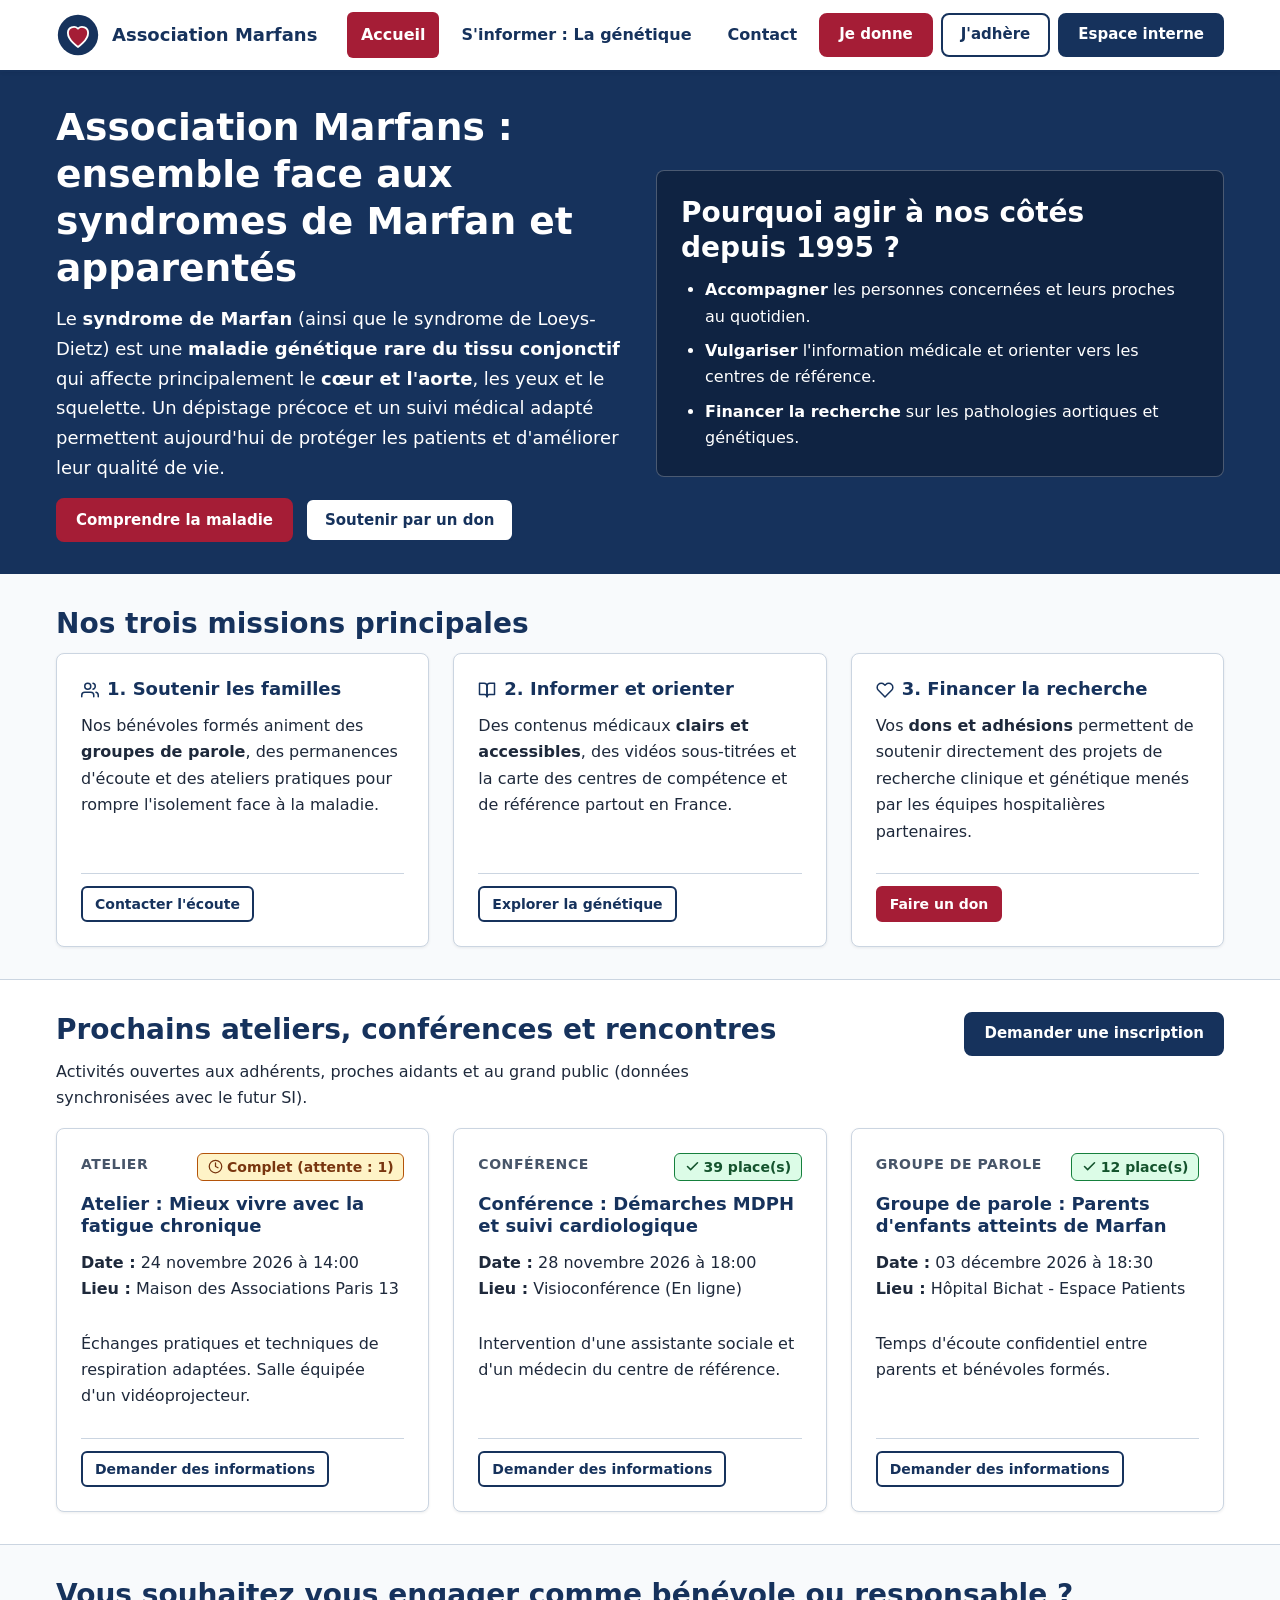
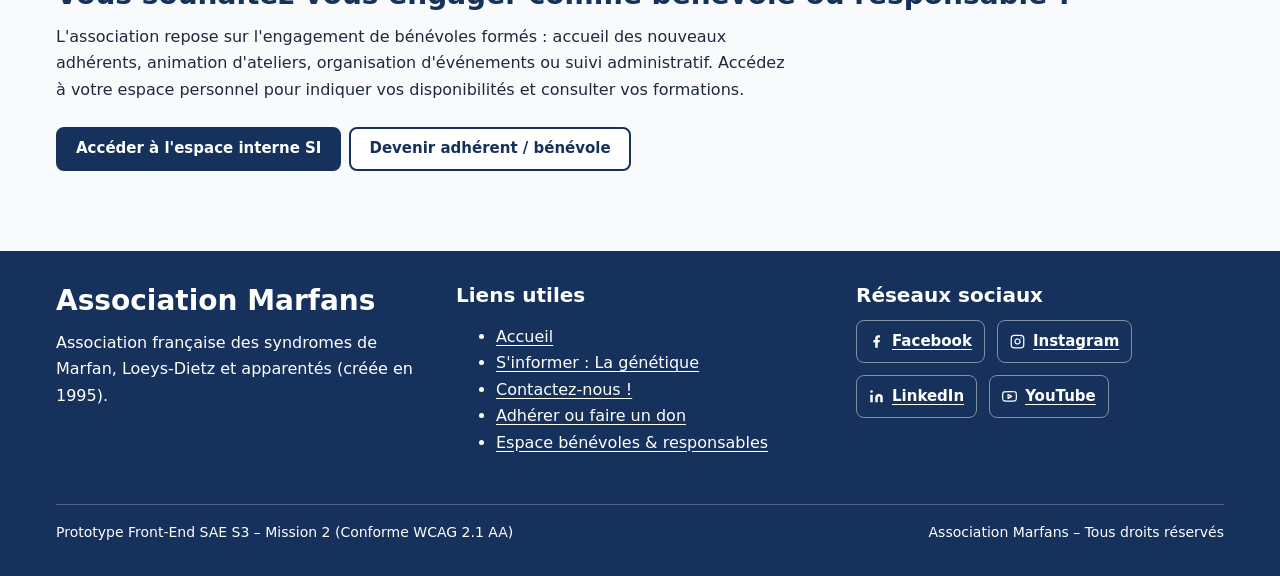
<file: index.html>
<!DOCTYPE html>
<html lang="fr">
<head>
  <meta charset="UTF-8">
  <meta name="viewport" content="width=device-width, initial-scale=1.0">
  <title>Accueil – Association Marfans | Soutenir, Informer, Financer la recherche</title>
  <meta name="description" content="Association française des syndromes de Marfan, Loeys-Dietz et apparentés. Comprendre la maladie, découvrir nos actions et rejoindre nos bénévoles.">
  <link rel="stylesheet" href="css/variables.css">
  <link rel="stylesheet" href="css/base.css">
  <link rel="stylesheet" href="css/components.css">
  <link rel="stylesheet" href="css/pages.css">
</head>
<body>
  <a href="#main-content" class="skip-link">Passer au contenu principal</a>

  <header class="site-header">
    <div class="container header-inner">
      <a href="index.html" class="brand-link">
        <svg class="brand-logo" viewBox="0 0 48 48" role="img" aria-label="Logo Association Marfans">
          <circle cx="24" cy="24" r="22" fill="#16325C" />
          <path d="M24 37s-11-7.2-11-15.2A6.5 6.5 0 0 1 24 17a6.5 6.5 0 0 1 11 4.8C35 29.8 24 37 24 37z" fill="#A51D36" stroke="#FFFFFF" stroke-width="2" />
        </svg>
        <span>Association Marfans</span>
      </a>

      <button type="button" id="nav-toggle" class="nav-toggle" aria-expanded="false" aria-controls="main-nav">
        <svg class="icon" viewBox="0 0 24 24" fill="none" stroke="currentColor" stroke-width="2.2" stroke-linecap="round" stroke-linejoin="round" aria-hidden="true">
          <line x1="3" y1="6" x2="21" y2="6"></line>
          <line x1="3" y1="12" x2="21" y2="12"></line>
          <line x1="3" y1="18" x2="21" y2="18"></line>
        </svg>
        Menu
      </button>

      <nav id="main-nav" class="main-nav" aria-label="Navigation principale">
        <ul class="nav-list">
          <li><a href="index.html" class="nav-link" aria-current="page">Accueil</a></li>
          <li><a href="la-genetique.html" class="nav-link">S'informer : La génétique</a></li>
          <li><a href="contact.html" class="nav-link">Contact</a></li>
        </ul>
        <div class="nav-actions">
          <a href="soutenir.html?onglet=don" class="btn btn-primary">Je donne</a>
          <a href="soutenir.html?onglet=adhesion" class="btn btn-outline">J'adhère</a>
          <a href="login.html" id="nav-si-link" class="btn btn-secondary">Espace interne</a>
        </div>
      </nav>
    </div>
  </header>

  <main id="main-content">
    <!-- Section Hero unie (sans dégradé) : explication immédiate de la maladie dès l'entrée -->
    <section class="hero" aria-labelledby="hero-title">
      <div class="container hero-grid">
        <div>
          <h1 id="hero-title">Association Marfans : ensemble face aux syndromes de Marfan et apparentés</h1>
          <p class="hero-lead">
            Le <strong>syndrome de Marfan</strong> (ainsi que le syndrome de Loeys-Dietz) est une
            <strong>maladie génétique rare du tissu conjonctif</strong> qui affecte principalement le
            <strong>cœur et l'aorte</strong>, les yeux et le squelette. Un dépistage précoce et un suivi médical
            adapté permettent aujourd'hui de protéger les patients et d'améliorer leur qualité de vie.
          </p>
          <div class="hero-actions">
            <a href="la-genetique.html" class="btn btn-primary">Comprendre la maladie</a>
            <a href="soutenir.html?onglet=don" class="btn btn-outline">Soutenir par un don</a>
          </div>
        </div>

        <aside class="hero-box" aria-labelledby="hero-box-title">
          <h2 id="hero-box-title">Pourquoi agir à nos côtés depuis 1995 ?</h2>
          <ul>
            <li><strong>Accompagner</strong> les personnes concernées et leurs proches au quotidien.</li>
            <li><strong>Vulgariser</strong> l'information médicale et orienter vers les centres de référence.</li>
            <li><strong>Financer la recherche</strong> sur les pathologies aortiques et génétiques.</li>
          </ul>
        </aside>
      </div>
    </section>

    <!-- Nos 3 missions clés -->
    <section class="section" aria-labelledby="missions-title">
      <div class="container">
        <h2 id="missions-title">Nos trois missions principales</h2>
        <div class="grid grid-3">
          <article class="card">
            <h3 class="card-title">
              <svg class="icon" viewBox="0 0 24 24" fill="none" stroke="currentColor" stroke-width="2" stroke-linecap="round" stroke-linejoin="round" aria-hidden="true">
                <path d="M17 21v-2a4 4 0 0 0-4-4H5a4 4 0 0 0-4 4v2"></path>
                <circle cx="9" cy="7" r="4"></circle>
                <path d="M23 21v-2a4 4 0 0 0-3-3.87"></path>
                <path d="M16 3.13a4 4 0 0 1 0 7.75"></path>
              </svg>
              1. Soutenir les familles
            </h3>
            <p>
              Nos bénévoles formés animent des <strong>groupes de parole</strong>, des permanences d'écoute et des
              ateliers pratiques pour rompre l'isolement face à la maladie.
            </p>
            <div class="card-footer">
              <a href="contact.html" class="btn btn-outline btn-sm">Contacter l'écoute</a>
            </div>
          </article>

          <article class="card">
            <h3 class="card-title">
              <svg class="icon" viewBox="0 0 24 24" fill="none" stroke="currentColor" stroke-width="2" stroke-linecap="round" stroke-linejoin="round" aria-hidden="true">
                <path d="M2 3h6a4 4 0 0 1 4 4v14a3 3 0 0 0-3-3H2z"></path>
                <path d="M22 3h-6a4 4 0 0 0-4 4v14a3 3 0 0 1 3-3h7z"></path>
              </svg>
              2. Informer et orienter
            </h3>
            <p>
              Des contenus médicaux <strong>clairs et accessibles</strong>, des vidéos sous-titrées et la carte des
              centres de compétence et de référence partout en France.
            </p>
            <div class="card-footer">
              <a href="la-genetique.html" class="btn btn-outline btn-sm">Explorer la génétique</a>
            </div>
          </article>

          <article class="card">
            <h3 class="card-title">
              <svg class="icon" viewBox="0 0 24 24" fill="none" stroke="currentColor" stroke-width="2" stroke-linecap="round" stroke-linejoin="round" aria-hidden="true">
                <path d="M20.84 4.61a5.5 5.5 0 0 0-7.78 0L12 5.67l-1.06-1.06a5.5 5.5 0 0 0-7.78 7.78l1.06 1.06L12 21.23l7.78-7.78 1.06-1.06a5.5 5.5 0 0 0 0-7.78z"></path>
              </svg>
              3. Financer la recherche
            </h3>
            <p>
              Vos <strong>dons et adhésions</strong> permettent de soutenir directement des projets de recherche
              clinique et génétique menés par les équipes hospitalières partenaires.
            </p>
            <div class="card-footer">
              <a href="soutenir.html?onglet=don" class="btn btn-primary btn-sm">Faire un don</a>
            </div>
          </article>
        </div>
      </div>
    </section>

    <!-- Aperçu dynamique des prochaines activités (lien Mission 3 / API /api/activités) -->
    <section class="section section-alt" aria-labelledby="activites-title">
      <div class="container">
        <div class="card-header" style="margin-bottom: var(--space-4);">
          <div>
            <h2 id="activites-title">Prochains ateliers, conférences et rencontres</h2>
            <p style="margin-bottom: 0;">
              Activités ouvertes aux adhérents, proches aidants et au grand public (données synchronisées avec le futur SI).
            </p>
          </div>
          <a href="contact.html" class="btn btn-secondary">Demander une inscription</a>
        </div>

        <div id="public-activities-list" class="grid grid-3" aria-live="polite">
          <!-- Rempli dynamiquement par js/accueil.js -->
        </div>
      </div>
    </section>

    <!-- Appel à bénévolat (section aplatie sans carte superflue) -->
    <section class="section" aria-labelledby="rejoindre-title">
      <div class="container cta-band">
        <div>
          <h2 id="rejoindre-title">Vous souhaitez vous engager comme bénévole ou responsable ?</h2>
          <p style="margin-bottom: 0;">
            L'association repose sur l'engagement de bénévoles formés : accueil des nouveaux adhérents, animation
            d'ateliers, organisation d'événements ou suivi administratif. Accédez à votre espace personnel pour indiquer
            vos disponibilités et consulter vos formations.
          </p>
        </div>
        <div class="action-group">
          <a href="login.html" class="btn btn-secondary">Accéder à l'espace interne SI</a>
          <a href="soutenir.html?onglet=adhesion" class="btn btn-outline">Devenir adhérent / bénévole</a>
        </div>
      </div>
    </section>
  </main>

  <footer class="site-footer">
    <div class="container">
      <div class="footer-grid">
        <div>
          <h2>Association Marfans</h2>
          <p>
            Association française des syndromes de Marfan, Loeys-Dietz et apparentés (créée en 1995).
          </p>
        </div>

        <div>
          <h3>Liens utiles</h3>
          <ul>
            <li><a href="index.html">Accueil</a></li>
            <li><a href="la-genetique.html">S'informer : La génétique</a></li>
            <li><a href="contact.html">Contactez-nous !</a></li>            <li><a href="soutenir.html">Adhérer ou faire un don</a></li>
            <li><a href="login.html">Espace bénévoles &amp; responsables</a></li>
          </ul>
        </div>

        <div>
          <h3>Réseaux sociaux</h3>
          <ul class="social-links">
            <li>
              <a href="https://www.facebook.com" class="social-link" target="_blank" rel="noopener noreferrer" aria-label="Suivre l'Association Marfans sur Facebook (nouvelle fenêtre)">
                <svg class="icon icon-sm" viewBox="0 0 24 24" fill="currentColor" aria-hidden="true"><path d="M14 13.5h2.5l1-4H14v-2c0-1.03 0-2 2-2h1.5V2.14c-.326-.043-1.557-.14-2.857-.14C11.928 2 10 3.657 10 6.7v2.8H7v4h3V22h4v-8.5z"/></svg>
                Facebook
              </a>
            </li>
            <li>
              <a href="https://www.instagram.com" class="social-link" target="_blank" rel="noopener noreferrer" aria-label="Suivre l'Association Marfans sur Instagram (nouvelle fenêtre)">
                <svg class="icon icon-sm" viewBox="0 0 24 24" fill="none" stroke="currentColor" stroke-width="2" stroke-linecap="round" stroke-linejoin="round" aria-hidden="true"><rect x="2" y="2" width="20" height="20" rx="5" ry="5"></rect><path d="M16 11.37A4 4 0 1 1 12.63 8 4 4 0 0 1 16 11.37z"></path><line x1="17.5" y1="6.5" x2="17.51" y2="6.5"></line></svg>
                Instagram
              </a>
            </li>
            <li>
              <a href="https://www.linkedin.com" class="social-link" target="_blank" rel="noopener noreferrer" aria-label="Suivre l'Association Marfans sur LinkedIn (nouvelle fenêtre)">
                <svg class="icon icon-sm" viewBox="0 0 24 24" fill="currentColor" aria-hidden="true"><path d="M16 8a6 6 0 0 1 6 6v7h-4v-7a2 2 0 0 0-4 0v7h-4v-7a6 6 0 0 1 6-6zM2 9h4v12H2z"/><circle cx="4" cy="4" r="2"/></svg>
                LinkedIn
              </a>
            </li>
            <li>
              <a href="https://www.youtube.com" class="social-link" target="_blank" rel="noopener noreferrer" aria-label="Voir les vidéos sous-titrées sur YouTube (nouvelle fenêtre)">
                <svg class="icon icon-sm" viewBox="0 0 24 24" fill="none" stroke="currentColor" stroke-width="2" stroke-linecap="round" stroke-linejoin="round" aria-hidden="true"><path d="M22.54 6.42a2.78 2.78 0 0 0-1.94-2C18.88 4 12 4 12 4s-6.88 0-8.6.46a2.78 2.78 0 0 0-1.94 2A29 29 0 0 0 1 11.75a29 29 0 0 0 .46 5.33A2.78 2.78 0 0 0 3.4 19c1.72.46 8.6.46 8.6.46s6.88 0 8.6-.46a2.78 2.78 0 0 0 1.94-2 29 29 0 0 0 .46-5.25 29 29 0 0 0-.46-5.33z"></path><polygon points="9.75 15.02 15.5 11.75 9.75 8.48 9.75 15.02"></polygon></svg>
                YouTube
              </a>
            </li>
          </ul>
        </div>
      </div>

      <div class="footer-bottom">
        <span>Prototype Front-End SAE S3 – Mission 2 (Conforme WCAG 2.1 AA)</span>
        <span>Association Marfans – Tous droits réservés</span>
      </div>
    </div>
  </footer>

  <script src="js/data.js"></script>
  <script src="js/layout.js"></script>
  <script src="js/accueil.js"></script>
</body>
</html>
</file>
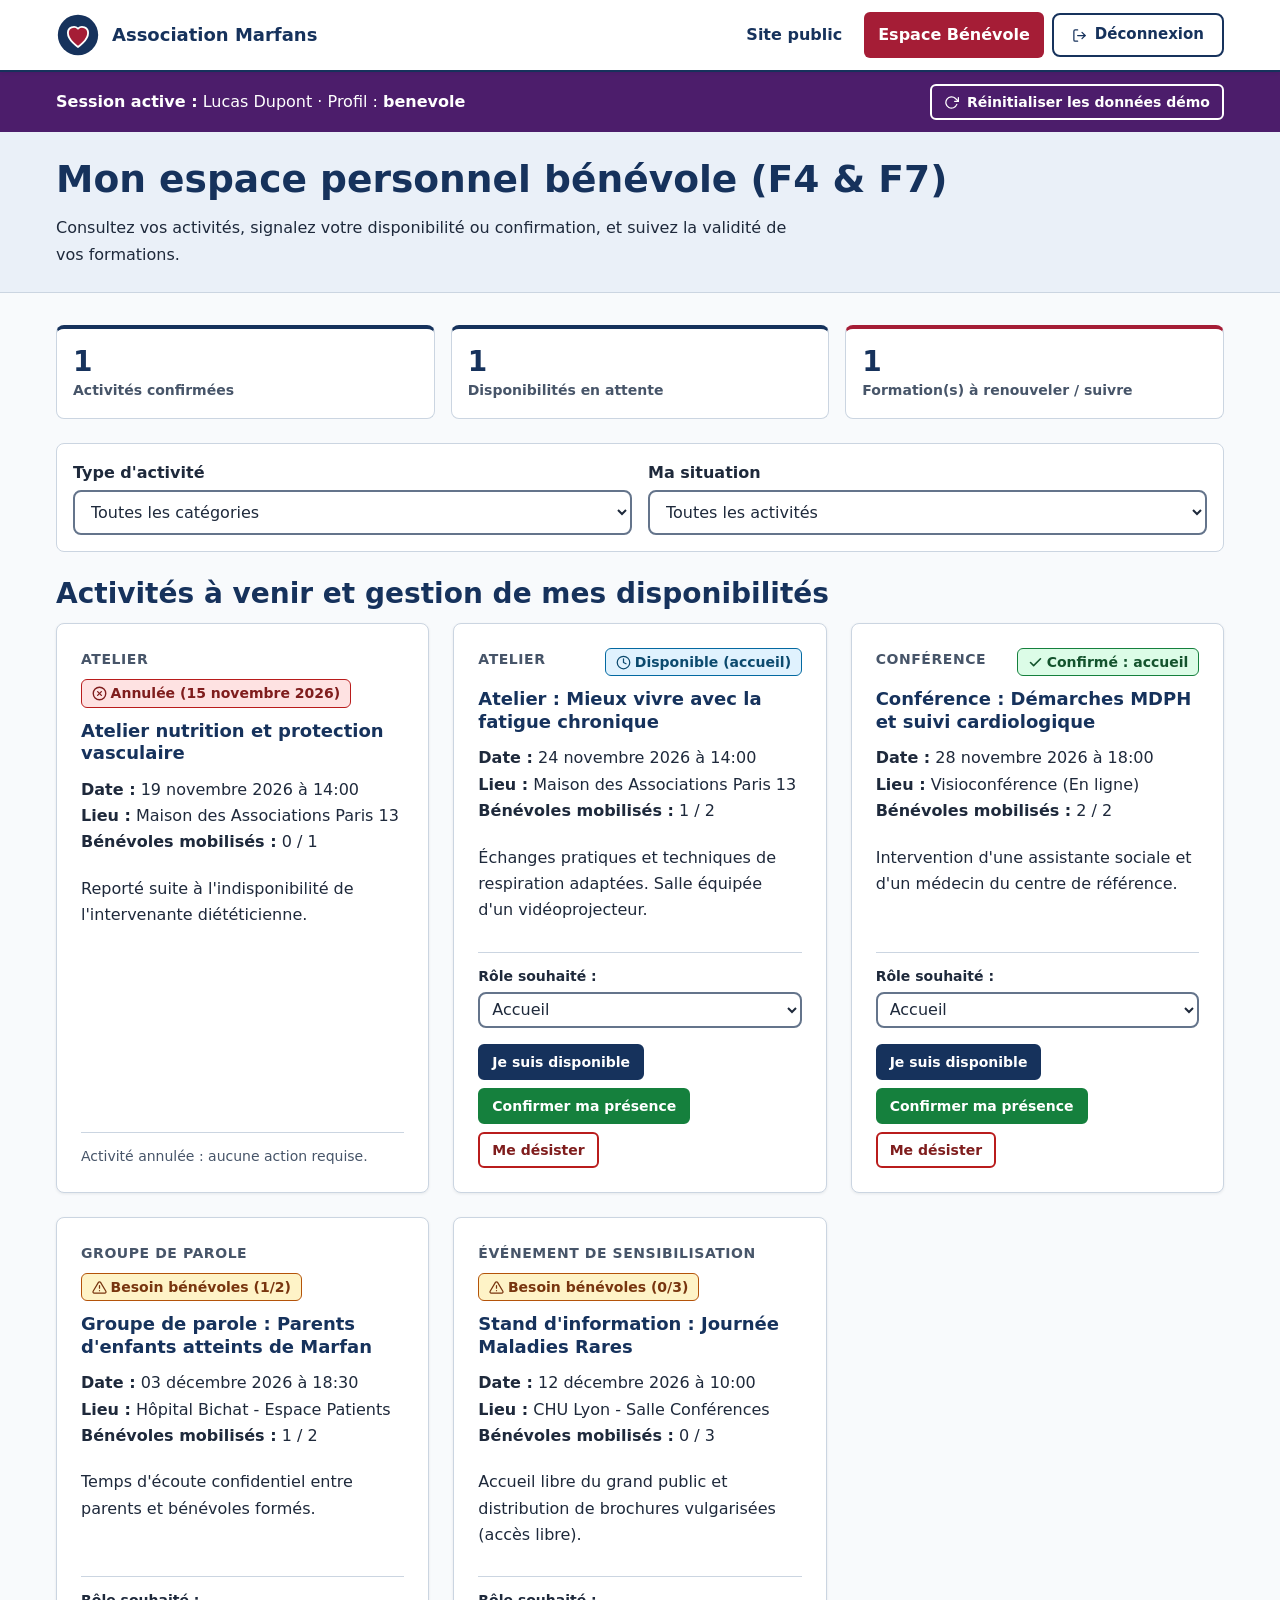
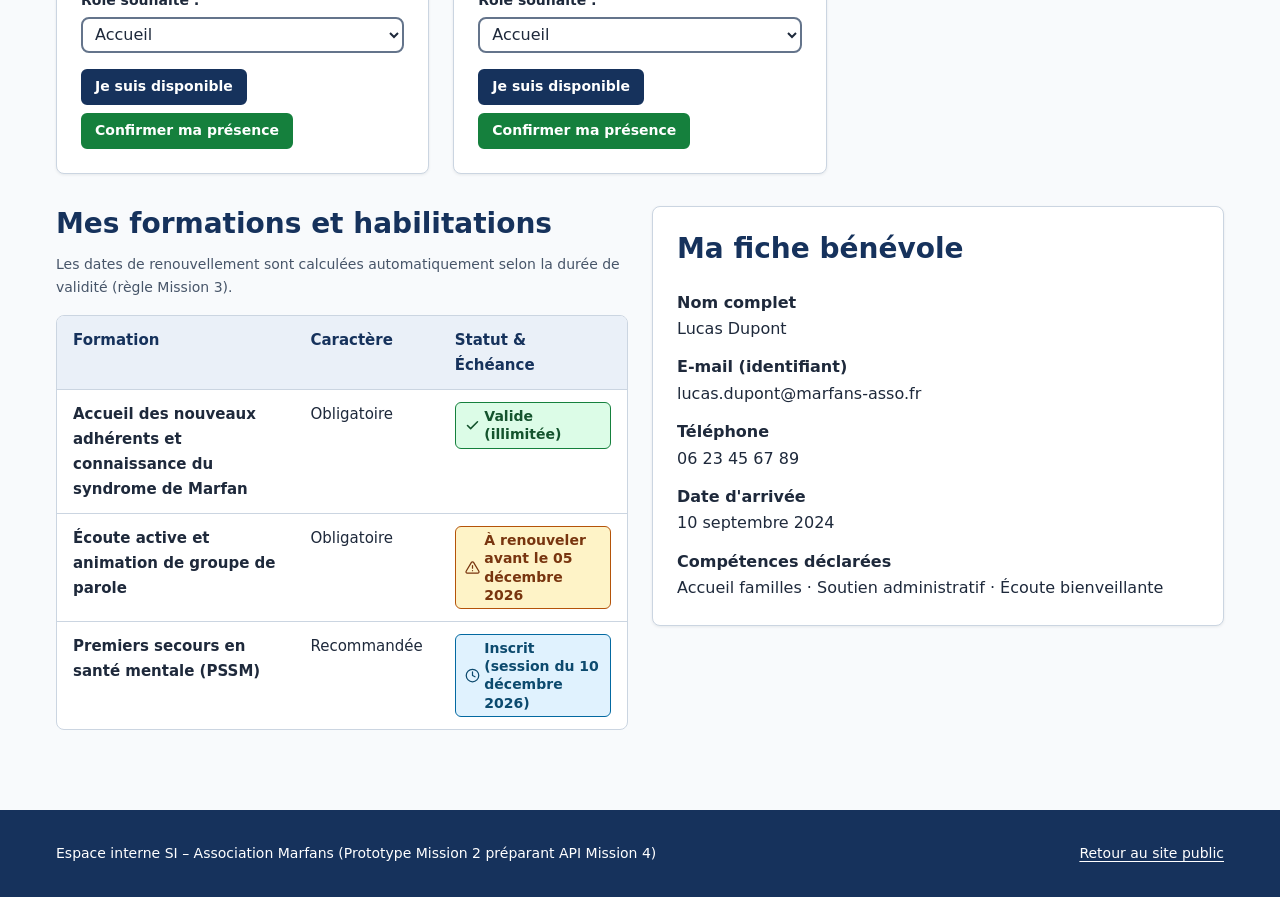
<file: espace-benevole.html>
<!DOCTYPE html>
<html lang="fr">
<head>
  <meta charset="UTF-8">
  <meta name="viewport" content="width=device-width, initial-scale=1.0">
  <title>Espace Bénévole – Association Marfans (SI)</title>
  <meta name="description" content="Espace personnel du bénévole : activités à venir, disponibilités, confirmations, formations suivies et à renouveler.">
  <link rel="stylesheet" href="css/variables.css">
  <link rel="stylesheet" href="css/base.css">
  <link rel="stylesheet" href="css/components.css">
  <link rel="stylesheet" href="css/pages.css">
</head>
<body>
  <a href="#main-content" class="skip-link">Passer au contenu principal</a>

  <header class="site-header">
    <div class="container header-inner">
      <a href="index.html" class="brand-link">
        <svg class="brand-logo" viewBox="0 0 48 48" role="img" aria-label="Logo Association Marfans">
          <circle cx="24" cy="24" r="22" fill="#16325C" />
          <path d="M24 37s-11-7.2-11-15.2A6.5 6.5 0 0 1 24 17a6.5 6.5 0 0 1 11 4.8C35 29.8 24 37 24 37z" fill="#A51D36" stroke="#FFFFFF" stroke-width="2" />
        </svg>
        <span>Association Marfans</span>
      </a>

      <button type="button" id="nav-toggle" class="nav-toggle" aria-expanded="false" aria-controls="main-nav">
        <svg class="icon" viewBox="0 0 24 24" fill="none" stroke="currentColor" stroke-width="2.2" stroke-linecap="round" stroke-linejoin="round" aria-hidden="true">
          <line x1="3" y1="6" x2="21" y2="6"></line>
          <line x1="3" y1="12" x2="21" y2="12"></line>
          <line x1="3" y1="18" x2="21" y2="18"></line>
        </svg>
        Menu
      </button>

      <nav id="main-nav" class="main-nav" aria-label="Navigation principale">
        <ul class="nav-list">
          <li><a href="index.html" class="nav-link">Site public</a></li>
          <li><a href="espace-benevole.html" class="nav-link" aria-current="page">Espace Bénévole</a></li>
          <li><a href="responsable-ateliers.html" class="nav-link" id="nav-admin-link">Gestion Ateliers</a></li>
        </ul>
        <div class="nav-actions">
          <button type="button" id="btn-logout" class="btn btn-outline">
            <svg class="icon icon-sm" viewBox="0 0 24 24" fill="none" stroke="currentColor" stroke-width="2" stroke-linecap="round" stroke-linejoin="round" aria-hidden="true"><path d="M9 21H5a2 2 0 0 1-2-2V5a2 2 0 0 1 2-2h4"></path><polyline points="16 17 21 12 16 7"></polyline><line x1="21" y1="12" x2="9" y2="12"></line></svg>
            Déconnexion
          </button>
        </div>
      </nav>
    </div>
  </header>

  <div class="si-topbar">
    <div class="container si-topbar-inner">
      <div>
        <strong>Session active :</strong> <span id="user-fullname">—</span>
        · Profil : <strong id="user-role-badge">—</strong>
      </div>
      <div class="action-group">
        <button type="button" id="btn-reset-demo" class="btn btn-outline btn-sm">
          <svg class="icon icon-sm" viewBox="0 0 24 24" fill="none" stroke="currentColor" stroke-width="2" stroke-linecap="round" stroke-linejoin="round" aria-hidden="true"><polyline points="23 4 23 10 17 10"></polyline><path d="M20.49 15a9 9 0 1 1-2.12-9.36L23 10"></path></svg>
          Réinitialiser les données démo
        </button>
      </div>
    </div>
  </div>

  <main id="main-content">
    <section class="page-banner">
      <div class="container">
        <h1>Mon espace personnel bénévole (F4 &amp; F7)</h1>
        <p style="margin-bottom: 0;">
          Consultez vos activités, signalez votre disponibilité ou confirmation, et suivez la validité de vos formations.
        </p>
      </div>
    </section>

    <section class="section">
      <div class="container">
        <!-- Indicateurs rapides -->
        <div id="benevole-stats" class="stats-grid" aria-live="polite"></div>

        <!-- Feedback d'action accessible -->
        <div id="benevole-feedback" tabindex="-1" aria-live="polite"></div>

        <!-- Filtres Activités -->
        <div class="filter-bar" role="search" aria-label="Filtrer les activités">
          <div class="form-group">
            <label for="filter-categorie" class="form-label">Type d'activité</label>
            <select id="filter-categorie" class="form-control">
              <option value="all">Toutes les catégories</option>
              <option value="atelier">Atelier</option>
              <option value="conférence">Conférence</option>
              <option value="groupe de parole">Groupe de parole</option>
              <option value="événement de sensibilisation">Événement de sensibilisation</option>
            </select>
          </div>
          <div class="form-group">
            <label for="filter-participation" class="form-label">Ma situation</label>
            <select id="filter-participation" class="form-control">
              <option value="all">Toutes les activités</option>
              <option value="mine">Mes activités (disponible / confirmé)</option>
              <option value="available_slots">Activités cherchant des bénévoles</option>
            </select>
          </div>
        </div>

        <!-- Activités & Disponibilités (F4) -->
        <h2 id="titre-activites">Activités à venir et gestion de mes disponibilités</h2>
        <div id="benevole-activities-list" class="grid grid-2" style="margin-bottom: var(--space-6);">
          <!-- Injecté par js/benevole.js -->
        </div>

        <!-- Formations & Profil (F7) -->
        <div class="grid grid-2" style="align-items: start;">
          <section aria-labelledby="titre-formations">
            <h2 id="titre-formations">Mes formations et habilitations</h2>
            <p class="form-hint">
              Les dates de renouvellement sont calculées automatiquement selon la durée de validité (règle Mission 3).
            </p>
            <div id="benevole-formations-list"></div>
          </section>

          <section class="card" aria-labelledby="titre-profil">
            <h2 id="titre-profil">Ma fiche bénévole</h2>
            <div id="benevole-profil-details"></div>
          </section>
        </div>
      </div>
    </section>
  </main>

  <footer class="site-footer">
    <div class="container">
      <div class="footer-bottom" style="border-top: none; margin-top: 0; padding-top: 0;">
        <span>Espace interne SI – Association Marfans (Prototype Mission 2 préparant API Mission 4)</span>
        <a href="index.html">Retour au site public</a>
      </div>
    </div>
  </footer>

  <script src="js/data.js"></script>
  <script src="js/layout.js"></script>
  <script src="js/benevole.js"></script>
</body>
</html>
</file>
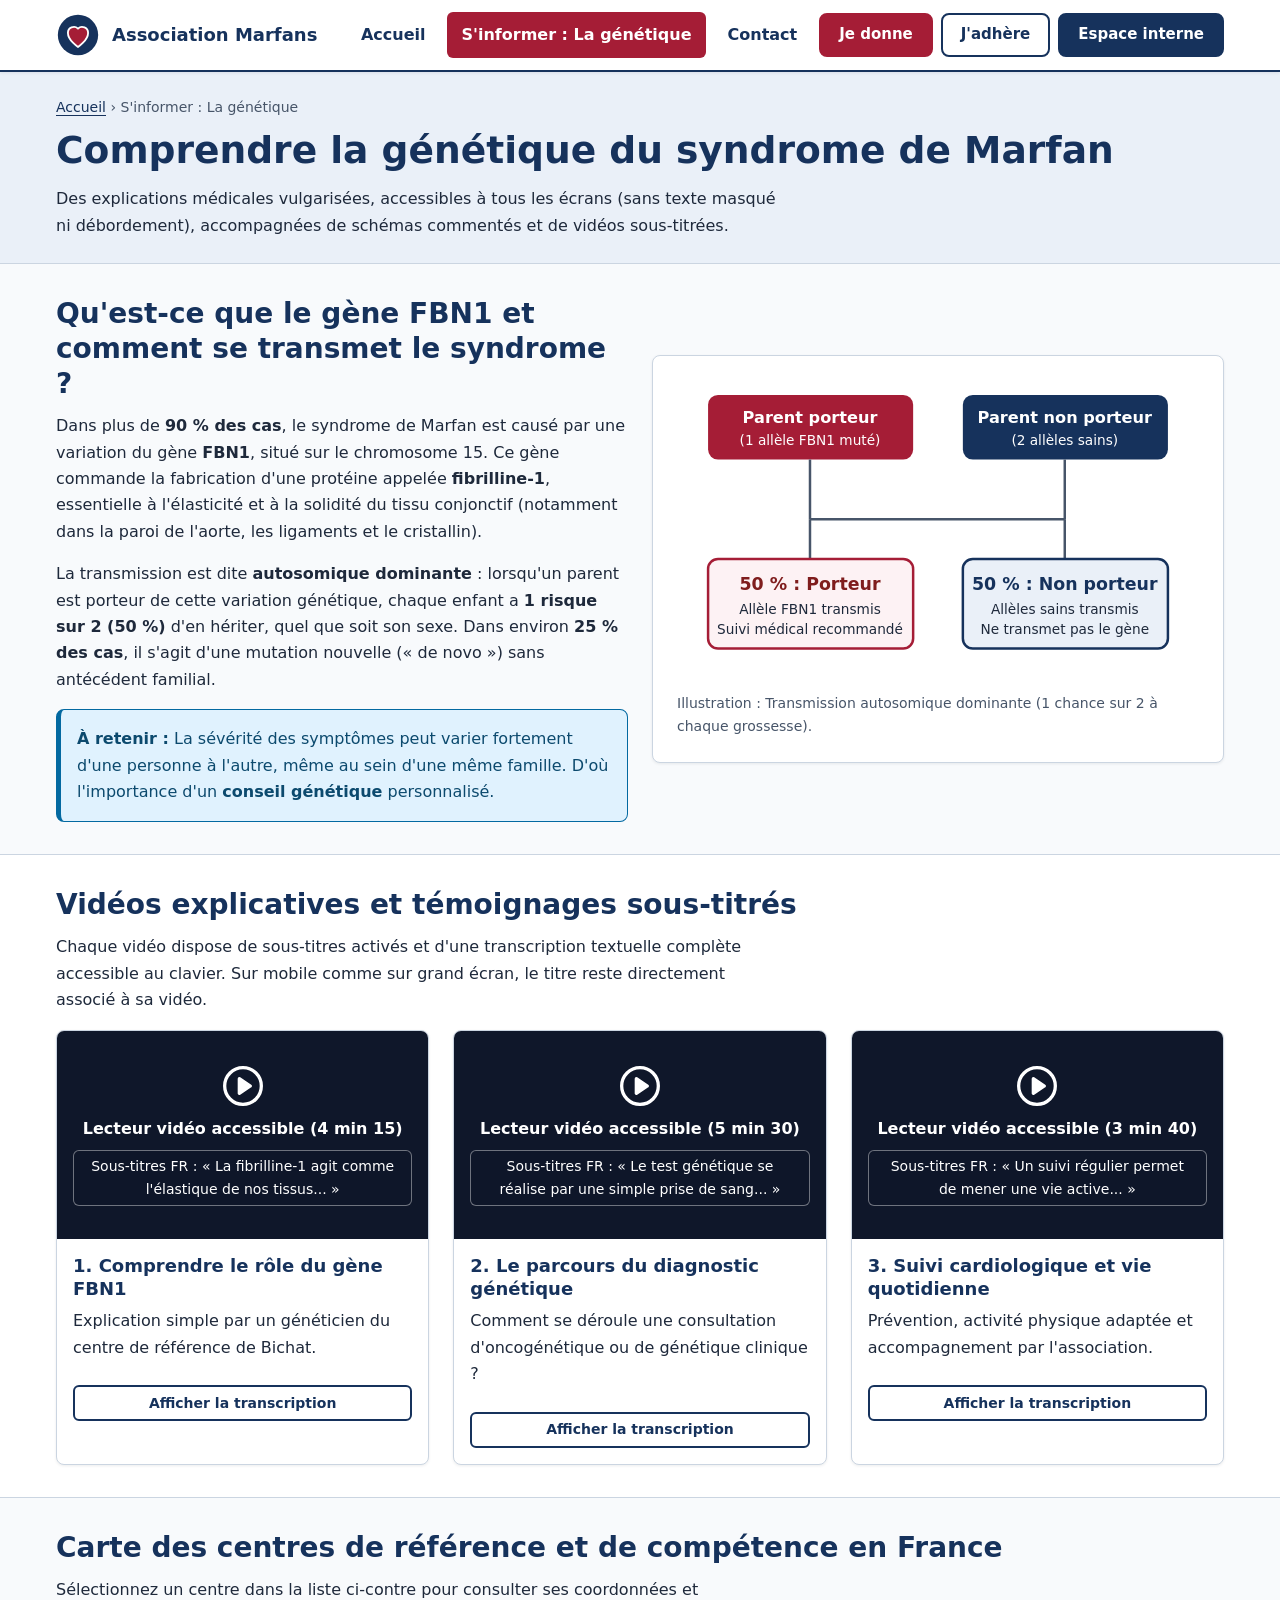
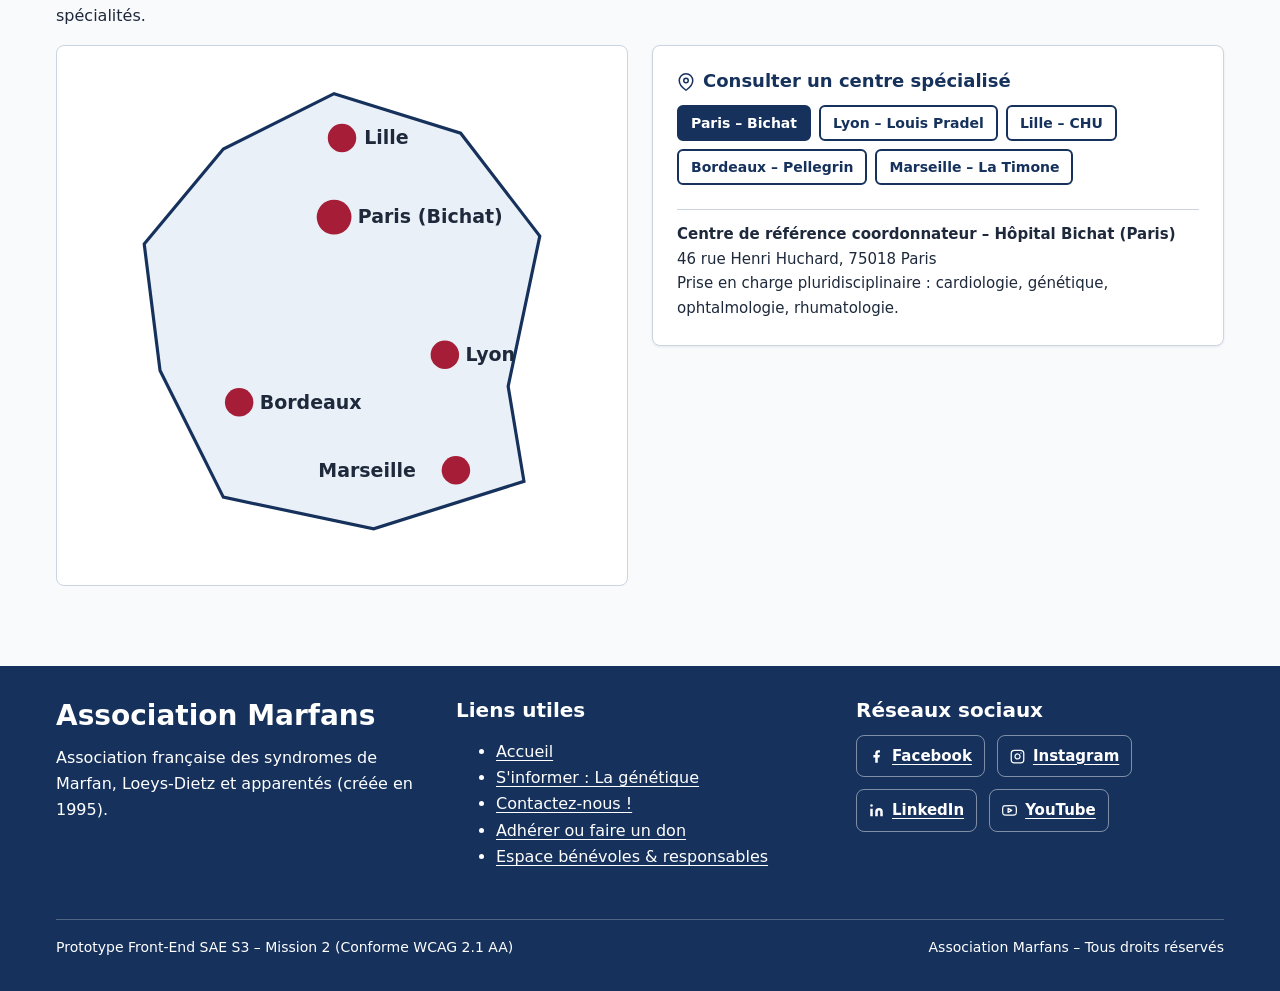
<file: la-genetique.html>
<!DOCTYPE html>
<html lang="fr">
<head>
  <meta charset="UTF-8">
  <meta name="viewport" content="width=device-width, initial-scale=1.0">
  <title>S'informer : La génétique – Association Marfans</title>
  <meta name="description" content="Comprendre l'origine génétique du syndrome de Marfan (gène FBN1), la transmission familiale, les vidéos explicatives sous-titrées et la carte des centres de référence.">
  <link rel="stylesheet" href="css/variables.css">
  <link rel="stylesheet" href="css/base.css">
  <link rel="stylesheet" href="css/components.css">
  <link rel="stylesheet" href="css/pages.css">
</head>
<body>
  <a href="#main-content" class="skip-link">Passer au contenu principal</a>

  <header class="site-header">
    <div class="container header-inner">
      <a href="index.html" class="brand-link">
        <svg class="brand-logo" viewBox="0 0 48 48" role="img" aria-label="Logo Association Marfans">
          <circle cx="24" cy="24" r="22" fill="#16325C" />
          <path d="M24 37s-11-7.2-11-15.2A6.5 6.5 0 0 1 24 17a6.5 6.5 0 0 1 11 4.8C35 29.8 24 37 24 37z" fill="#A51D36" stroke="#FFFFFF" stroke-width="2" />
        </svg>
        <span>Association Marfans</span>
      </a>

      <button type="button" id="nav-toggle" class="nav-toggle" aria-expanded="false" aria-controls="main-nav">
        <svg class="icon" viewBox="0 0 24 24" fill="none" stroke="currentColor" stroke-width="2.2" stroke-linecap="round" stroke-linejoin="round" aria-hidden="true">
          <line x1="3" y1="6" x2="21" y2="6"></line>
          <line x1="3" y1="12" x2="21" y2="12"></line>
          <line x1="3" y1="18" x2="21" y2="18"></line>
        </svg>
        Menu
      </button>

      <nav id="main-nav" class="main-nav" aria-label="Navigation principale">
        <ul class="nav-list">
          <li><a href="index.html" class="nav-link">Accueil</a></li>
          <li><a href="la-genetique.html" class="nav-link" aria-current="page">S'informer : La génétique</a></li>
          <li><a href="contact.html" class="nav-link">Contact</a></li>
        </ul>
        <div class="nav-actions">
          <a href="soutenir.html?onglet=don" class="btn btn-primary">Je donne</a>
          <a href="soutenir.html?onglet=adhesion" class="btn btn-outline">J'adhère</a>
          <a href="login.html" id="nav-si-link" class="btn btn-secondary">Espace interne</a>
        </div>
      </nav>
    </div>
  </header>

  <main id="main-content">
    <section class="page-banner">
      <div class="container">
        <nav class="breadcrumb" aria-label="Fil d'Ariane">
          <a href="index.html">Accueil</a> &rsaquo; <span aria-current="page">S'informer : La génétique</span>
        </nav>
        <h1>Comprendre la génétique du syndrome de Marfan</h1>
        <p style="margin-bottom: 0;">
          Des explications médicales vulgarisées, accessibles à tous les écrans (sans texte masqué ni débordement),
          accompagnées de schémas commentés et de vidéos sous-titrées.
        </p>
      </div>
    </section>

    <!-- Section vulgarisation médicale -->
    <section class="section" aria-labelledby="fbn1-title">
      <div class="container grid grid-2" style="align-items: center;">
        <div>
          <h2 id="fbn1-title">Qu'est-ce que le gène FBN1 et comment se transmet le syndrome ?</h2>
          <p>
            Dans plus de <strong>90 % des cas</strong>, le syndrome de Marfan est causé par une variation du gène
            <strong>FBN1</strong>, situé sur le chromosome 15. Ce gène commande la fabrication d'une protéine appelée
            <strong>fibrilline-1</strong>, essentielle à l'élasticité et à la solidité du tissu conjonctif (notamment
            dans la paroi de l'aorte, les ligaments et le cristallin).
          </p>
          <p>
            La transmission est dite <strong>autosomique dominante</strong> : lorsqu'un parent est porteur de cette
            variation génétique, chaque enfant a <strong>1 risque sur 2 (50 %)</strong> d'en hériter, quel que soit son
            sexe. Dans environ <strong>25 % des cas</strong>, il s'agit d'une mutation nouvelle (« de novo ») sans
            antécédent familial.
          </p>
          <div class="alert alert-info" style="margin-bottom: 0;">
            <strong>À retenir :</strong> La sévérité des symptômes peut varier fortement d'une personne à l'autre,
            même au sein d'une même famille. D'où l'importance d'un <strong>conseil génétique</strong> personnalisé.
          </div>
        </div>

        <figure class="card" style="margin: 0;">
          <svg viewBox="0 0 420 235" role="img" aria-labelledby="schema-title schema-desc">
            <title id="schema-title">Schéma de transmission autosomique dominante du syndrome de Marfan</title>
            <desc id="schema-desc">Un parent porteur (50% de transmission) et un parent non porteur ont pour chaque grossesse une probabilité de 50% de transmettre la variation génétique FBN1 et 50% de ne pas la transmettre.</desc>
            <!-- Parents -->
            <rect x="25" y="12" width="165" height="52" rx="8" fill="#A51D36" />
            <text x="107" y="35" text-anchor="middle" fill="#FFFFFF" font-size="13" font-weight="bold">Parent porteur</text>
            <text x="107" y="52" text-anchor="middle" fill="#FFFFFF" font-size="11">(1 allèle FBN1 muté)</text>

            <rect x="230" y="12" width="165" height="52" rx="8" fill="#16325C" />
            <text x="312" y="35" text-anchor="middle" fill="#FFFFFF" font-size="13" font-weight="bold">Parent non porteur</text>
            <text x="312" y="52" text-anchor="middle" fill="#FFFFFF" font-size="11">(2 allèles sains)</text>

            <!-- Lignes -->
            <line x1="107" y1="64" x2="107" y2="112" stroke="#475569" stroke-width="2" />
            <line x1="312" y1="64" x2="312" y2="112" stroke="#475569" stroke-width="2" />
            <line x1="107" y1="112" x2="312" y2="112" stroke="#475569" stroke-width="2" />
            <line x1="107" y1="112" x2="107" y2="144" stroke="#475569" stroke-width="2" />
            <line x1="312" y1="112" x2="312" y2="144" stroke="#475569" stroke-width="2" />

            <!-- Enfants -->
            <rect x="25" y="144" width="165" height="72" rx="8" fill="#FDF2F4" stroke="#A51D36" stroke-width="2" />
            <text x="107" y="169" text-anchor="middle" fill="#7F1D1D" font-size="14" font-weight="bold">50 % : Porteur</text>
            <text x="107" y="188" text-anchor="middle" fill="#1E293B" font-size="11">Allèle FBN1 transmis</text>
            <text x="107" y="204" text-anchor="middle" fill="#1E293B" font-size="11">Suivi médical recommandé</text>

            <rect x="230" y="144" width="165" height="72" rx="8" fill="#EAF0F8" stroke="#16325C" stroke-width="2" />
            <text x="312" y="169" text-anchor="middle" fill="#16325C" font-size="14" font-weight="bold">50 % : Non porteur</text>
            <text x="312" y="188" text-anchor="middle" fill="#1E293B" font-size="11">Allèles sains transmis</text>
            <text x="312" y="204" text-anchor="middle" fill="#1E293B" font-size="11">Ne transmet pas le gène</text>
          </svg>
          <figcaption class="form-hint" style="margin-top: var(--space-2);">
            Illustration : Transmission autosomique dominante (1 chance sur 2 à chaque grossesse).
          </figcaption>
        </figure>
      </div>
    </section>

    <!-- Section Vidéos : titre et transcription attachés dans chaque carte -->
    <section class="section section-alt" aria-labelledby="videos-title">
      <div class="container">
        <h2 id="videos-title">Vidéos explicatives et témoignages sous-titrés</h2>
        <p>
          Chaque vidéo dispose de sous-titres activés et d'une transcription textuelle complète accessible au clavier.
          Sur mobile comme sur grand écran, le titre reste directement associé à sa vidéo.
        </p>

        <div class="video-grid">
          <article class="video-card">
            <div class="video-player-box">
              <svg viewBox="0 0 24 24" width="44" height="44" fill="none" stroke="currentColor" stroke-width="1.8" stroke-linecap="round" stroke-linejoin="round" aria-hidden="true">
                <circle cx="12" cy="12" r="10"></circle>
                <polygon points="10 8 16 12 10 16 10 8" fill="currentColor"></polygon>
              </svg>
              <p style="margin: var(--space-2) 0 0; font-weight: 700;">Lecteur vidéo accessible (4 min 15)</p>
              <div class="video-caption-bar">Sous-titres FR : « La fibrilline-1 agit comme l'élastique de nos tissus... »</div>
            </div>
            <div class="video-body">
              <h3 class="card-title">1. Comprendre le rôle du gène FBN1</h3>
              <p>Explication simple par un généticien du centre de référence de Bichat.</p>
              <button type="button" class="btn btn-outline btn-sm transcript-toggle" aria-expanded="false" aria-controls="transcript-1">
                Afficher la transcription
              </button>
              <div id="transcript-1" class="transcript-box" hidden>
                <strong>Transcription :</strong> « Bonjour, le syndrome de Marfan touche le tissu conjonctif qui soutient nos organes. La protéine fibrilline-1 permet de maintenir la souplesse de l'aorte... »
              </div>
            </div>
          </article>

          <article class="video-card">
            <div class="video-player-box">
              <svg viewBox="0 0 24 24" width="44" height="44" fill="none" stroke="currentColor" stroke-width="1.8" stroke-linecap="round" stroke-linejoin="round" aria-hidden="true">
                <circle cx="12" cy="12" r="10"></circle>
                <polygon points="10 8 16 12 10 16 10 8" fill="currentColor"></polygon>
              </svg>
              <p style="margin: var(--space-2) 0 0; font-weight: 700;">Lecteur vidéo accessible (5 min 30)</p>
              <div class="video-caption-bar">Sous-titres FR : « Le test génétique se réalise par une simple prise de sang... »</div>
            </div>
            <div class="video-body">
              <h3 class="card-title">2. Le parcours du diagnostic génétique</h3>
              <p>Comment se déroule une consultation d'oncogénétique ou de génétique clinique ?</p>
              <button type="button" class="btn btn-outline btn-sm transcript-toggle" aria-expanded="false" aria-controls="transcript-2">
                Afficher la transcription
              </button>
              <div id="transcript-2" class="transcript-box" hidden>
                <strong>Transcription :</strong> « Lors de la première consultation, le médecin établit un arbre généalogique complet et prescrit si nécessaire une analyse moléculaire du gène FBN1 et des gènes apparentés... »
              </div>
            </div>
          </article>

          <article class="video-card">
            <div class="video-player-box">
              <svg viewBox="0 0 24 24" width="44" height="44" fill="none" stroke="currentColor" stroke-width="1.8" stroke-linecap="round" stroke-linejoin="round" aria-hidden="true">
                <circle cx="12" cy="12" r="10"></circle>
                <polygon points="10 8 16 12 10 16 10 8" fill="currentColor"></polygon>
              </svg>
              <p style="margin: var(--space-2) 0 0; font-weight: 700;">Lecteur vidéo accessible (3 min 40)</p>
              <div class="video-caption-bar">Sous-titres FR : « Un suivi régulier permet de mener une vie active... »</div>
            </div>
            <div class="video-body">
              <h3 class="card-title">3. Suivi cardiologique et vie quotidienne</h3>
              <p>Prévention, activité physique adaptée et accompagnement par l'association.</p>
              <button type="button" class="btn btn-outline btn-sm transcript-toggle" aria-expanded="false" aria-controls="transcript-3">
                Afficher la transcription
              </button>
              <div id="transcript-3" class="transcript-box" hidden>
                <strong>Transcription :</strong> « L'échographie cardiaque annuelle et les traitements bêtabloquants protègent l'aorte. Les sports doux comme la marche ou la natation loisir sont encouragés... »
              </div>
            </div>
          </article>
        </div>
      </div>
    </section>

    <!-- Carte des centres de référence avec alternative textuelle et navigation clavier -->
    <section class="section" aria-labelledby="centres-title">
      <div class="container">
        <h2 id="centres-title">Carte des centres de référence et de compétence en France</h2>
        <p>
          Sélectionnez un centre dans la liste ci-contre pour consulter ses coordonnées et spécialités.
        </p>

        <div class="map-layout">
          <div class="map-frame">
            <svg viewBox="0 0 340 320" role="img" aria-label="Carte simplifiée de France localisant les centres Marfan à Paris, Lyon, Marseille, Bordeaux et Lille">
              <title>Carte des centres de référence Marfan en France</title>
              <polygon points="165,20 245,45 295,110 275,205 285,265 190,295 95,275 55,195 45,115 95,55" fill="#EAF0F8" stroke="#16325C" stroke-width="2" />
              <circle cx="170" cy="48" r="9" fill="#A51D36" />
              <text x="184" y="52" font-size="12" font-weight="bold" fill="#1E293B">Lille</text>

              <circle cx="165" cy="98" r="11" fill="#A51D36" />
              <text x="180" y="102" font-size="12" font-weight="bold" fill="#1E293B">Paris (Bichat)</text>

              <circle cx="105" cy="215" r="9" fill="#A51D36" />
              <text x="118" y="219" font-size="12" font-weight="bold" fill="#1E293B">Bordeaux</text>

              <circle cx="235" cy="185" r="9" fill="#A51D36" />
              <text x="248" y="189" font-size="12" font-weight="bold" fill="#1E293B">Lyon</text>

              <circle cx="242" cy="258" r="9" fill="#A51D36" />
              <text x="155" y="262" font-size="12" font-weight="bold" fill="#1E293B">Marseille</text>
            </svg>
          </div>

          <div class="card">
            <h3 class="card-title">
              <svg class="icon" viewBox="0 0 24 24" fill="none" stroke="currentColor" stroke-width="2" stroke-linecap="round" stroke-linejoin="round" aria-hidden="true">
                <path d="M21 10c0 7-9 13-9 13s-9-6-9-13a9 9 0 0 1 18 0z"></path>
                <circle cx="12" cy="10" r="3"></circle>
              </svg>
              Consulter un centre spécialisé
            </h3>
            <div class="action-group" role="group" aria-label="Sélection d'un centre hospitalier">
              <button type="button" class="btn btn-secondary btn-sm centre-btn" data-centre="paris">Paris – Bichat</button>
              <button type="button" class="btn btn-outline btn-sm centre-btn" data-centre="lyon">Lyon – Louis Pradel</button>
              <button type="button" class="btn btn-outline btn-sm centre-btn" data-centre="lille">Lille – CHU</button>
              <button type="button" class="btn btn-outline btn-sm centre-btn" data-centre="bordeaux">Bordeaux – Pellegrin</button>
              <button type="button" class="btn btn-outline btn-sm centre-btn" data-centre="marseille">Marseille – La Timone</button>
            </div>
            <div id="centre-details" class="card-divider-note" aria-live="polite">
              <strong>Centre de référence coordonnateur – Hôpital Bichat (Paris)</strong><br>
              46 rue Henri Huchard, 75018 Paris<br>
              Prise en charge pluridisciplinaire : cardiologie, génétique, ophtalmologie, rhumatologie.
            </div>
          </div>
        </div>
      </div>
    </section>
  </main>

  <footer class="site-footer">
    <div class="container">
      <div class="footer-grid">
        <div>
          <h2>Association Marfans</h2>
          <p>Association française des syndromes de Marfan, Loeys-Dietz et apparentés (créée en 1995).</p>
        </div>
        <div>
          <h3>Liens utiles</h3>
          <ul>
            <li><a href="index.html">Accueil</a></li>
            <li><a href="la-genetique.html">S'informer : La génétique</a></li>
            <li><a href="contact.html">Contactez-nous !</a></li>            <li><a href="soutenir.html">Adhérer ou faire un don</a></li>
            <li><a href="login.html">Espace bénévoles &amp; responsables</a></li>
          </ul>
        </div>
        <div>
          <h3>Réseaux sociaux</h3>
          <ul class="social-links">
            <li>
              <a href="https://www.facebook.com" class="social-link" target="_blank" rel="noopener noreferrer" aria-label="Suivre l'Association Marfans sur Facebook (nouvelle fenêtre)">
                <svg class="icon icon-sm" viewBox="0 0 24 24" fill="currentColor" aria-hidden="true"><path d="M14 13.5h2.5l1-4H14v-2c0-1.03 0-2 2-2h1.5V2.14c-.326-.043-1.557-.14-2.857-.14C11.928 2 10 3.657 10 6.7v2.8H7v4h3V22h4v-8.5z"/></svg>
                Facebook
              </a>
            </li>
            <li>
              <a href="https://www.instagram.com" class="social-link" target="_blank" rel="noopener noreferrer" aria-label="Suivre l'Association Marfans sur Instagram (nouvelle fenêtre)">
                <svg class="icon icon-sm" viewBox="0 0 24 24" fill="none" stroke="currentColor" stroke-width="2" stroke-linecap="round" stroke-linejoin="round" aria-hidden="true"><rect x="2" y="2" width="20" height="20" rx="5" ry="5"></rect><path d="M16 11.37A4 4 0 1 1 12.63 8 4 4 0 0 1 16 11.37z"></path><line x1="17.5" y1="6.5" x2="17.51" y2="6.5"></line></svg>
                Instagram
              </a>
            </li>
            <li>
              <a href="https://www.linkedin.com" class="social-link" target="_blank" rel="noopener noreferrer" aria-label="Suivre l'Association Marfans sur LinkedIn (nouvelle fenêtre)">
                <svg class="icon icon-sm" viewBox="0 0 24 24" fill="currentColor" aria-hidden="true"><path d="M16 8a6 6 0 0 1 6 6v7h-4v-7a2 2 0 0 0-4 0v7h-4v-7a6 6 0 0 1 6-6zM2 9h4v12H2z"/><circle cx="4" cy="4" r="2"/></svg>
                LinkedIn
              </a>
            </li>
            <li>
              <a href="https://www.youtube.com" class="social-link" target="_blank" rel="noopener noreferrer" aria-label="Voir les vidéos sous-titrées sur YouTube (nouvelle fenêtre)">
                <svg class="icon icon-sm" viewBox="0 0 24 24" fill="none" stroke="currentColor" stroke-width="2" stroke-linecap="round" stroke-linejoin="round" aria-hidden="true"><path d="M22.54 6.42a2.78 2.78 0 0 0-1.94-2C18.88 4 12 4 12 4s-6.88 0-8.6.46a2.78 2.78 0 0 0-1.94 2A29 29 0 0 0 1 11.75a29 29 0 0 0 .46 5.33A2.78 2.78 0 0 0 3.4 19c1.72.46 8.6.46 8.6.46s6.88 0 8.6-.46a2.78 2.78 0 0 0 1.94-2 29 29 0 0 0 .46-5.25 29 29 0 0 0-.46-5.33z"></path><polygon points="9.75 15.02 15.5 11.75 9.75 8.48 9.75 15.02"></polygon></svg>
                YouTube
              </a>
            </li>
          </ul>
        </div>
      </div>
      <div class="footer-bottom">
        <span>Prototype Front-End SAE S3 – Mission 2 (Conforme WCAG 2.1 AA)</span>
        <span>Association Marfans – Tous droits réservés</span>
      </div>
    </div>
  </footer>

  <script src="js/data.js"></script>
  <script src="js/layout.js"></script>
  <script src="js/genetique.js"></script>
</body>
</html>
</file>
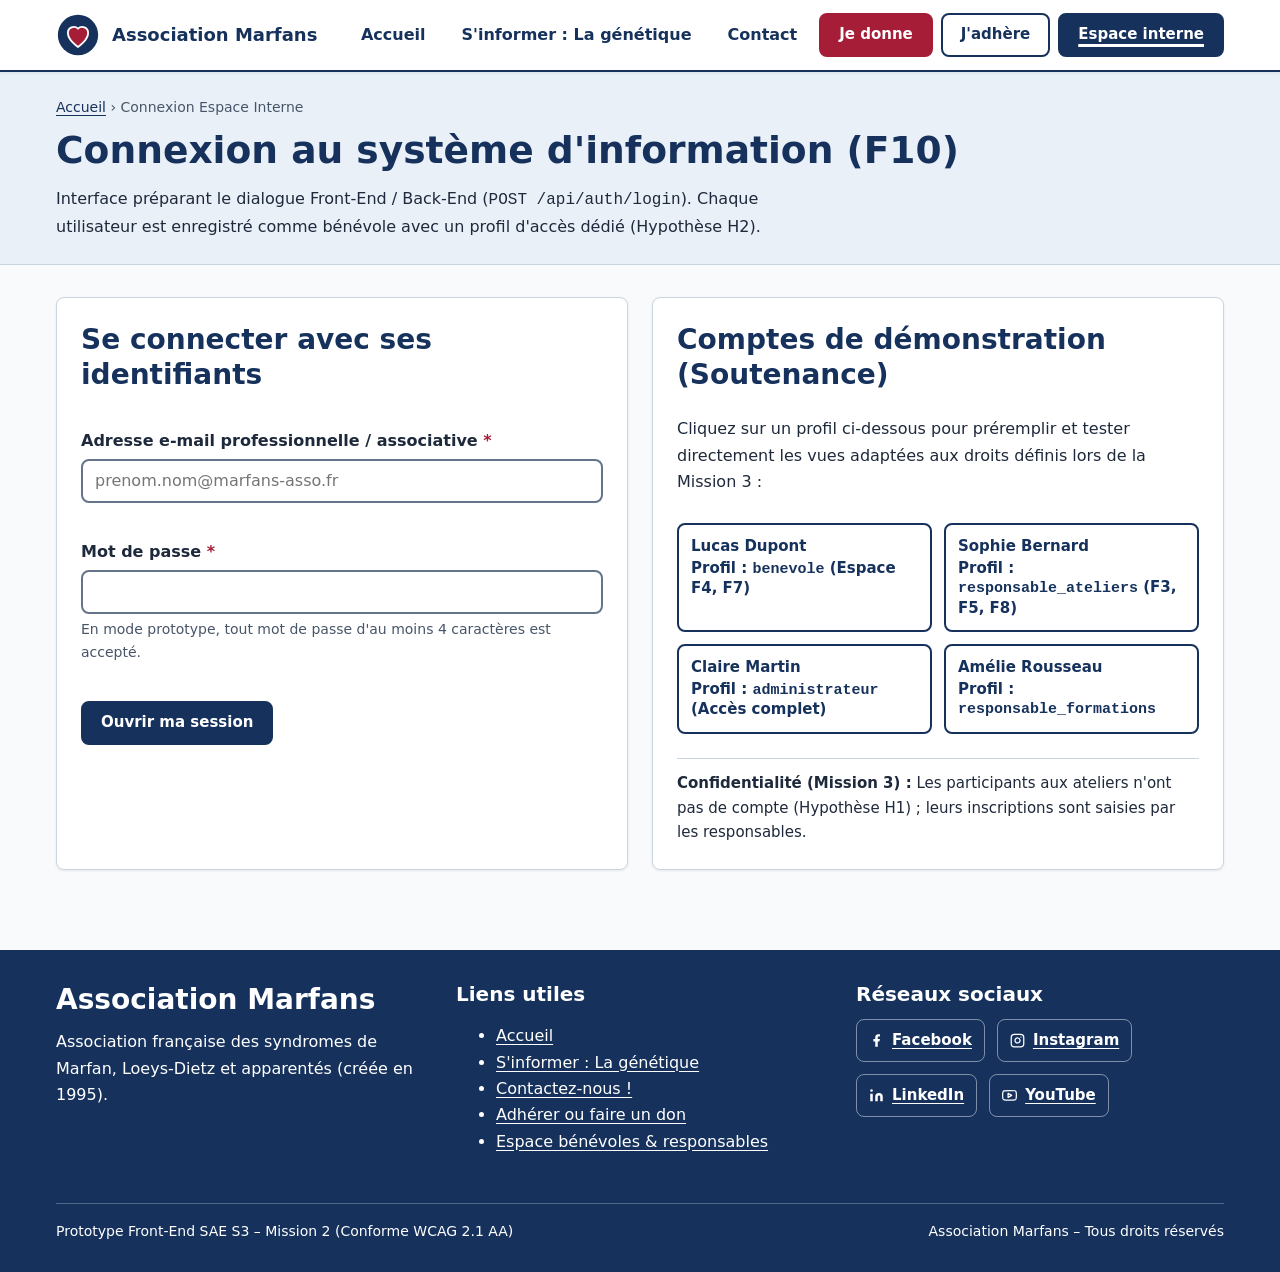
<file: login.html>
<!DOCTYPE html>
<html lang="fr">
<head>
  <meta charset="UTF-8">
  <meta name="viewport" content="width=device-width, initial-scale=1.0">
  <title>Connexion Espace Interne SI – Association Marfans</title>
  <meta name="description" content="Accès sécurisé à l'espace interne des bénévoles et responsables de l'Association Marfans (Mission 2 & 3).">
  <link rel="stylesheet" href="css/variables.css">
  <link rel="stylesheet" href="css/base.css">
  <link rel="stylesheet" href="css/components.css">
  <link rel="stylesheet" href="css/pages.css">
</head>
<body>
  <a href="#main-content" class="skip-link">Passer au contenu principal</a>

  <header class="site-header">
    <div class="container header-inner">
      <a href="index.html" class="brand-link">
        <svg class="brand-logo" viewBox="0 0 48 48" role="img" aria-label="Logo Association Marfans">
          <circle cx="24" cy="24" r="22" fill="#16325C" />
          <path d="M24 37s-11-7.2-11-15.2A6.5 6.5 0 0 1 24 17a6.5 6.5 0 0 1 11 4.8C35 29.8 24 37 24 37z" fill="#A51D36" stroke="#FFFFFF" stroke-width="2" />
        </svg>
        <span>Association Marfans</span>
      </a>

      <button type="button" id="nav-toggle" class="nav-toggle" aria-expanded="false" aria-controls="main-nav">
        <svg class="icon" viewBox="0 0 24 24" fill="none" stroke="currentColor" stroke-width="2.2" stroke-linecap="round" stroke-linejoin="round" aria-hidden="true">
          <line x1="3" y1="6" x2="21" y2="6"></line>
          <line x1="3" y1="12" x2="21" y2="12"></line>
          <line x1="3" y1="18" x2="21" y2="18"></line>
        </svg>
        Menu
      </button>

      <nav id="main-nav" class="main-nav" aria-label="Navigation principale">
        <ul class="nav-list">
          <li><a href="index.html" class="nav-link">Accueil</a></li>
          <li><a href="la-genetique.html" class="nav-link">S'informer : La génétique</a></li>
          <li><a href="contact.html" class="nav-link">Contact</a></li>
        </ul>
        <div class="nav-actions">
          <a href="soutenir.html?onglet=don" class="btn btn-primary">Je donne</a>
          <a href="soutenir.html?onglet=adhesion" class="btn btn-outline">J'adhère</a>
          <a href="login.html" id="nav-si-link" class="btn btn-secondary" aria-current="page">Espace interne</a>
        </div>
      </nav>
    </div>
  </header>

  <main id="main-content">
    <section class="page-banner">
      <div class="container">
        <nav class="breadcrumb" aria-label="Fil d'Ariane">
          <a href="index.html">Accueil</a> &rsaquo; <span aria-current="page">Connexion Espace Interne</span>
        </nav>
        <h1>Connexion au système d'information (F10)</h1>
        <p style="margin-bottom: 0;">
          Interface préparant le dialogue Front-End / Back-End (<code>POST /api/auth/login</code>).
          Chaque utilisateur est enregistré comme bénévole avec un profil d'accès dédié (Hypothèse H2).
        </p>
      </div>
    </section>

    <section class="section">
      <div class="container grid grid-2">
        <div class="card">
          <h2>Se connecter avec ses identifiants</h2>
          <div id="login-feedback" tabindex="-1" aria-live="polite"></div>

          <form id="form-login" novalidate>
            <div class="form-group">
              <label for="login-email" class="form-label">Adresse e-mail professionnelle / associative <span class="required-mark">*</span></label>
              <input type="email" id="login-email" class="form-control" autocomplete="email" placeholder="prenom.nom@marfans-asso.fr" aria-required="true" aria-describedby="login-email-err">
              <span id="login-email-err" class="form-error"></span>
            </div>

            <div class="form-group">
              <label for="login-password" class="form-label">Mot de passe <span class="required-mark">*</span></label>
              <input type="password" id="login-password" class="form-control" autocomplete="current-password" aria-required="true" aria-describedby="login-password-hint login-password-err">
              <span id="login-password-hint" class="form-hint">En mode prototype, tout mot de passe d'au moins 4 caractères est accepté.</span>
              <span id="login-password-err" class="form-error"></span>
            </div>

            <button type="submit" class="btn btn-secondary">Ouvrir ma session</button>
          </form>
        </div>

        <aside class="card" aria-labelledby="demo-title">
          <h2 id="demo-title">Comptes de démonstration (Soutenance)</h2>
          <p>
            Cliquez sur un profil ci-dessous pour préremplir et tester directement les vues adaptées aux droits définis
            lors de la Mission 3 :
          </p>

          <div class="demo-accounts">
            <button type="button" class="btn btn-outline demo-account-btn" data-email="lucas.dupont@marfans-asso.fr">
              <strong>Lucas Dupont</strong>
              <span>Profil : <code>benevole</code> (Espace F4, F7)</span>
            </button>

            <button type="button" class="btn btn-outline demo-account-btn" data-email="sophie.bernard@marfans-asso.fr">
              <strong>Sophie Bernard</strong>
              <span>Profil : <code>responsable_ateliers</code> (F3, F5, F8)</span>
            </button>

            <button type="button" class="btn btn-outline demo-account-btn" data-email="claire.martin@marfans-asso.fr">
              <strong>Claire Martin</strong>
              <span>Profil : <code>administrateur</code> (Accès complet)</span>
            </button>

            <button type="button" class="btn btn-outline demo-account-btn" data-email="amelie.rousseau@marfans-asso.fr">
              <strong>Amélie Rousseau</strong>
              <span>Profil : <code>responsable_formations</code></span>
            </button>
          </div>

          <p class="card-divider-note" style="margin-bottom: 0;">
            <strong>Confidentialité (Mission 3) :</strong> Les participants aux ateliers n'ont pas de compte (Hypothèse H1) ; leurs inscriptions sont saisies par les responsables.
          </p>
        </aside>
      </div>
    </section>
  </main>

  <footer class="site-footer">
    <div class="container">
      <div class="footer-grid">
        <div>
          <h2>Association Marfans</h2>
          <p>Association française des syndromes de Marfan, Loeys-Dietz et apparentés (créée en 1995).</p>
        </div>
        <div>
          <h3>Liens utiles</h3>
          <ul>
            <li><a href="index.html">Accueil</a></li>
            <li><a href="la-genetique.html">S'informer : La génétique</a></li>
            <li><a href="contact.html">Contactez-nous !</a></li>            <li><a href="soutenir.html">Adhérer ou faire un don</a></li>
            <li><a href="login.html">Espace bénévoles &amp; responsables</a></li>
          </ul>
        </div>
        <div>
          <h3>Réseaux sociaux</h3>
          <ul class="social-links">
            <li>
              <a href="https://www.facebook.com" class="social-link" target="_blank" rel="noopener noreferrer" aria-label="Suivre l'Association Marfans sur Facebook (nouvelle fenêtre)">
                <svg class="icon icon-sm" viewBox="0 0 24 24" fill="currentColor" aria-hidden="true"><path d="M14 13.5h2.5l1-4H14v-2c0-1.03 0-2 2-2h1.5V2.14c-.326-.043-1.557-.14-2.857-.14C11.928 2 10 3.657 10 6.7v2.8H7v4h3V22h4v-8.5z"/></svg>
                Facebook
              </a>
            </li>
            <li>
              <a href="https://www.instagram.com" class="social-link" target="_blank" rel="noopener noreferrer" aria-label="Suivre l'Association Marfans sur Instagram (nouvelle fenêtre)">
                <svg class="icon icon-sm" viewBox="0 0 24 24" fill="none" stroke="currentColor" stroke-width="2" stroke-linecap="round" stroke-linejoin="round" aria-hidden="true"><rect x="2" y="2" width="20" height="20" rx="5" ry="5"></rect><path d="M16 11.37A4 4 0 1 1 12.63 8 4 4 0 0 1 16 11.37z"></path><line x1="17.5" y1="6.5" x2="17.51" y2="6.5"></line></svg>
                Instagram
              </a>
            </li>
            <li>
              <a href="https://www.linkedin.com" class="social-link" target="_blank" rel="noopener noreferrer" aria-label="Suivre l'Association Marfans sur LinkedIn (nouvelle fenêtre)">
                <svg class="icon icon-sm" viewBox="0 0 24 24" fill="currentColor" aria-hidden="true"><path d="M16 8a6 6 0 0 1 6 6v7h-4v-7a2 2 0 0 0-4 0v7h-4v-7a6 6 0 0 1 6-6zM2 9h4v12H2z"/><circle cx="4" cy="4" r="2"/></svg>
                LinkedIn
              </a>
            </li>
            <li>
              <a href="https://www.youtube.com" class="social-link" target="_blank" rel="noopener noreferrer" aria-label="Voir les vidéos sous-titrées sur YouTube (nouvelle fenêtre)">
                <svg class="icon icon-sm" viewBox="0 0 24 24" fill="none" stroke="currentColor" stroke-width="2" stroke-linecap="round" stroke-linejoin="round" aria-hidden="true"><path d="M22.54 6.42a2.78 2.78 0 0 0-1.94-2C18.88 4 12 4 12 4s-6.88 0-8.6.46a2.78 2.78 0 0 0-1.94 2A29 29 0 0 0 1 11.75a29 29 0 0 0 .46 5.33A2.78 2.78 0 0 0 3.4 19c1.72.46 8.6.46 8.6.46s6.88 0 8.6-.46a2.78 2.78 0 0 0 1.94-2 29 29 0 0 0 .46-5.25 29 29 0 0 0-.46-5.33z"></path><polygon points="9.75 15.02 15.5 11.75 9.75 8.48 9.75 15.02"></polygon></svg>
                YouTube
              </a>
            </li>
          </ul>
        </div>
      </div>
      <div class="footer-bottom">
        <span>Prototype Front-End SAE S3 – Mission 2 (Conforme WCAG 2.1 AA)</span>
        <span>Association Marfans – Tous droits réservés</span>
      </div>
    </div>
  </footer>

  <script src="js/data.js"></script>
  <script src="js/layout.js"></script>
  <script src="js/auth.js"></script>
</body>
</html>
</file>
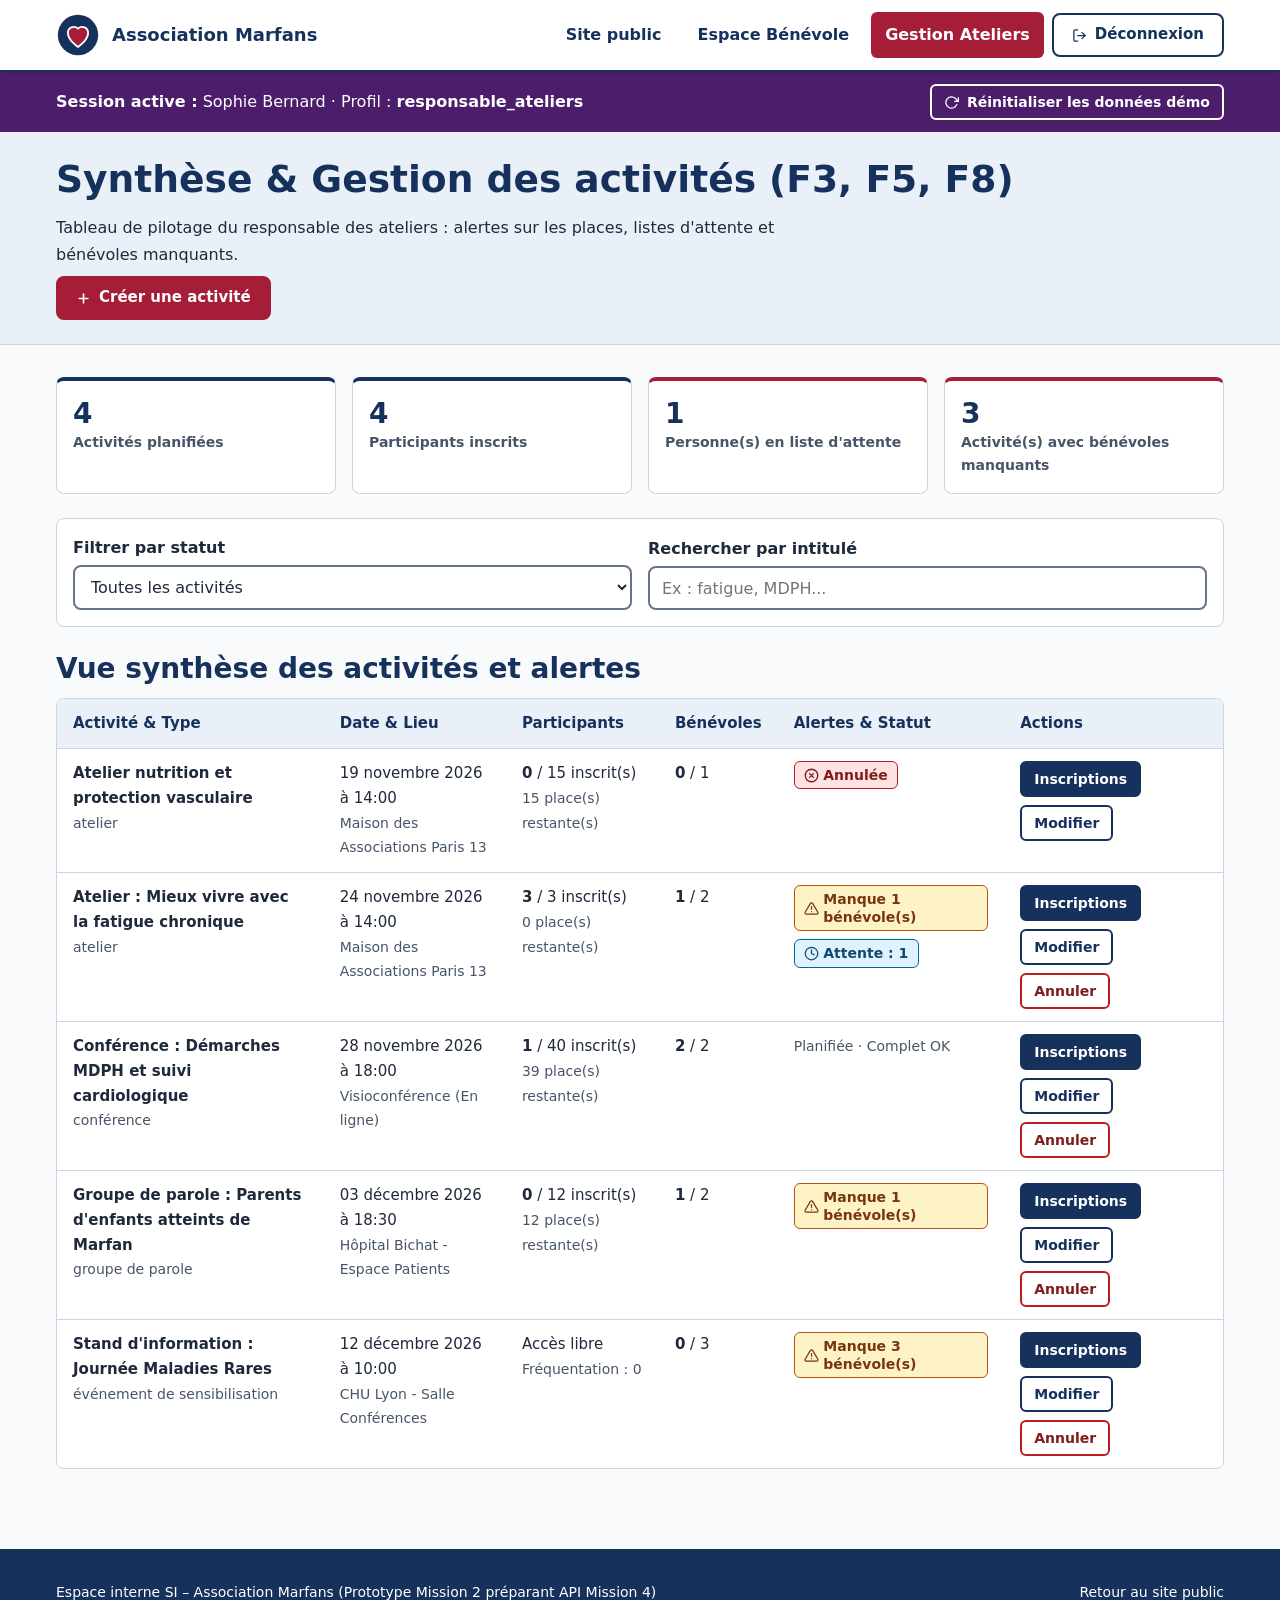
<file: responsable-ateliers.html>
<!DOCTYPE html>
<html lang="fr">
<head>
  <meta charset="UTF-8">
  <meta name="viewport" content="width=device-width, initial-scale=1.0">
  <title>Gestion des Ateliers &amp; Synthèse – Association Marfans (SI)</title>
  <meta name="description" content="Tableau de bord du responsable des ateliers : synthèse avec alertes, création/modification d'activités et gestion des inscriptions et listes d'attente.">
  <link rel="stylesheet" href="css/variables.css">
  <link rel="stylesheet" href="css/base.css">
  <link rel="stylesheet" href="css/components.css">
  <link rel="stylesheet" href="css/pages.css">
</head>
<body>
  <a href="#main-content" class="skip-link">Passer au contenu principal</a>

  <header class="site-header">
    <div class="container header-inner">
      <a href="index.html" class="brand-link">
        <svg class="brand-logo" viewBox="0 0 48 48" role="img" aria-label="Logo Association Marfans">
          <circle cx="24" cy="24" r="22" fill="#16325C" />
          <path d="M24 37s-11-7.2-11-15.2A6.5 6.5 0 0 1 24 17a6.5 6.5 0 0 1 11 4.8C35 29.8 24 37 24 37z" fill="#A51D36" stroke="#FFFFFF" stroke-width="2" />
        </svg>
        <span>Association Marfans</span>
      </a>

      <button type="button" id="nav-toggle" class="nav-toggle" aria-expanded="false" aria-controls="main-nav">
        <svg class="icon" viewBox="0 0 24 24" fill="none" stroke="currentColor" stroke-width="2.2" stroke-linecap="round" stroke-linejoin="round" aria-hidden="true">
          <line x1="3" y1="6" x2="21" y2="6"></line>
          <line x1="3" y1="12" x2="21" y2="12"></line>
          <line x1="3" y1="18" x2="21" y2="18"></line>
        </svg>
        Menu
      </button>

      <nav id="main-nav" class="main-nav" aria-label="Navigation principale">
        <ul class="nav-list">
          <li><a href="index.html" class="nav-link">Site public</a></li>
          <li><a href="espace-benevole.html" class="nav-link">Espace Bénévole</a></li>
          <li><a href="responsable-ateliers.html" class="nav-link" aria-current="page">Gestion Ateliers</a></li>
        </ul>
        <div class="nav-actions">
          <button type="button" id="btn-logout" class="btn btn-outline">
            <svg class="icon icon-sm" viewBox="0 0 24 24" fill="none" stroke="currentColor" stroke-width="2" stroke-linecap="round" stroke-linejoin="round" aria-hidden="true"><path d="M9 21H5a2 2 0 0 1-2-2V5a2 2 0 0 1 2-2h4"></path><polyline points="16 17 21 12 16 7"></polyline><line x1="21" y1="12" x2="9" y2="12"></line></svg>
            Déconnexion
          </button>
        </div>
      </nav>
    </div>
  </header>

  <div class="si-topbar">
    <div class="container si-topbar-inner">
      <div>
        <strong>Session active :</strong> <span id="user-fullname">—</span>
        · Profil : <strong id="user-role-badge">—</strong>
      </div>
      <div class="action-group">
        <button type="button" id="btn-reset-demo" class="btn btn-outline btn-sm">
          <svg class="icon icon-sm" viewBox="0 0 24 24" fill="none" stroke="currentColor" stroke-width="2" stroke-linecap="round" stroke-linejoin="round" aria-hidden="true"><polyline points="23 4 23 10 17 10"></polyline><path d="M20.49 15a9 9 0 1 1-2.12-9.36L23 10"></path></svg>
          Réinitialiser les données démo
        </button>
      </div>
    </div>
  </div>

  <main id="main-content">
    <section class="page-banner">
      <div class="container card-header">
        <div>
          <h1>Synthèse &amp; Gestion des activités (F3, F5, F8)</h1>
          <p style="margin-bottom: 0;">
            Tableau de pilotage du responsable des ateliers : alertes sur les places, listes d'attente et bénévoles manquants.
          </p>
        </div>
        <button type="button" id="btn-new-activity" class="btn btn-primary">
          <svg class="icon icon-sm" viewBox="0 0 24 24" fill="none" stroke="currentColor" stroke-width="2.5" stroke-linecap="round" stroke-linejoin="round" aria-hidden="true"><line x1="12" y1="5" x2="12" y2="19"></line><line x1="5" y1="12" x2="19" y2="12"></line></svg>
          Créer une activité
        </button>
      </div>
    </section>

    <section class="section">
      <div class="container">
        <div id="admin-stats" class="stats-grid" aria-live="polite"></div>

        <div id="admin-feedback" tabindex="-1" aria-live="polite"></div>

        <!-- Filtre rapide -->
        <div class="filter-bar" role="search" aria-label="Filtrer la synthèse des activités">
          <div class="form-group">
            <label for="admin-filter-statut" class="form-label">Filtrer par statut</label>
            <select id="admin-filter-statut" class="form-control">
              <option value="all">Toutes les activités</option>
              <option value="planifiée">Planifiées uniquement</option>
              <option value="annulée">Annulées</option>
              <option value="alertes">Avec alertes (bénévoles manquants / attente)</option>
            </select>
          </div>
          <div class="form-group">
            <label for="admin-search" class="form-label">Rechercher par intitulé</label>
            <input type="search" id="admin-search" class="form-control" placeholder="Ex : fatigue, MDPH...">
          </div>
        </div>

        <!-- Tableau Synthèse (F8) -->
        <h2>Vue synthèse des activités et alertes</h2>
        <div class="table-responsive">
          <table>
            <thead>
              <tr>
                <th>Activité &amp; Type</th>
                <th>Date &amp; Lieu</th>
                <th>Participants</th>
                <th>Bénévoles</th>
                <th>Alertes &amp; Statut</th>
                <th>Actions</th>
              </tr>
            </thead>
            <tbody id="admin-activities-tbody">
              <!-- Rempli par js/ateliers.js -->
            </tbody>
          </table>
        </div>
      </div>
    </section>
  </main>

  <!-- Modale Création / Modification d'activité (F3) -->
  <div id="modal-activity" class="modal-backdrop" role="dialog" aria-modal="true" aria-labelledby="modal-activity-title" hidden>
    <div class="modal-dialog">
      <div class="modal-header">
        <h2 id="modal-activity-title" style="margin-bottom: 0;">Créer une activité</h2>
        <button type="button" class="btn btn-outline btn-sm modal-close" data-close="modal-activity" aria-label="Fermer la fenêtre">Fermer</button>
      </div>
      <div id="modal-activity-error" class="alert alert-danger" hidden role="alert"></div>
      <form id="form-activity" novalidate>
        <input type="hidden" id="act-id">
        <div class="form-group">
          <label for="act-intitule" class="form-label">Intitulé de l'activité <span class="required-mark">*</span></label>
          <input type="text" id="act-intitule" class="form-control" required>
        </div>

        <div class="grid grid-2">
          <div class="form-group">
            <label for="act-type" class="form-label">Type d'activité <span class="required-mark">*</span></label>
            <select id="act-type" class="form-control"></select>
          </div>
          <div class="form-group">
            <label for="act-lieu" class="form-label">Lieu <span class="required-mark">*</span></label>
            <select id="act-lieu" class="form-control"></select>
          </div>
        </div>

        <div class="grid grid-2">
          <div class="form-group">
            <label for="act-debut" class="form-label">Date et heure de début <span class="required-mark">*</span></label>
            <input type="datetime-local" id="act-debut" class="form-control" required>
          </div>
          <div class="form-group">
            <label for="act-fin" class="form-label">Date et heure de fin <span class="required-mark">*</span></label>
            <input type="datetime-local" id="act-fin" class="form-control" required>
          </div>
        </div>

        <div class="grid grid-2">
          <div class="form-group">
            <label for="act-capacite" class="form-label">Capacité max. participants</label>
            <input type="number" id="act-capacite" class="form-control" min="1" placeholder="Vide si accès libre">
          </div>
          <div class="form-group">
            <label for="act-benevoles" class="form-label">Bénévoles requis</label>
            <input type="number" id="act-benevoles" class="form-control" min="0" value="2">
          </div>
        </div>

        <div class="form-group">
          <label class="checkbox-option" style="display: flex; align-items: center; gap: var(--space-2); cursor: pointer;">
            <input type="checkbox" id="act-inscription" checked>
            <span>Inscription préalable obligatoire (décocher pour événement en accès libre)</span>
          </label>
        </div>

        <div class="form-group">
          <label for="act-description" class="form-label">Description (contenu, matériel, salle)</label>
          <textarea id="act-description" rows="3" class="form-control"></textarea>
        </div>

        <div class="action-group">
          <button type="submit" class="btn btn-primary">Enregistrer l'activité</button>
          <button type="button" class="btn btn-outline modal-close" data-close="modal-activity">Annuler</button>
        </div>
      </form>
    </div>
  </div>

  <!-- Modale Gestion des Inscriptions / Fréquentation (F5) -->
  <div id="modal-inscriptions" class="modal-backdrop" role="dialog" aria-modal="true" aria-labelledby="modal-inscriptions-title" hidden>
    <div class="modal-dialog">
      <div class="modal-header">
        <h2 id="modal-inscriptions-title" style="margin-bottom: 0;">Inscriptions &amp; Liste d'attente</h2>
        <button type="button" class="btn btn-outline btn-sm modal-close" data-close="modal-inscriptions" aria-label="Fermer la fenêtre">Fermer</button>
      </div>
      <div id="inscriptions-modal-body"></div>
    </div>
  </div>

  <footer class="site-footer">
    <div class="container">
      <div class="footer-bottom" style="border-top: none; margin-top: 0; padding-top: 0;">
        <span>Espace interne SI – Association Marfans (Prototype Mission 2 préparant API Mission 4)</span>
        <a href="index.html">Retour au site public</a>
      </div>
    </div>
  </footer>

  <script src="js/data.js"></script>
  <script src="js/layout.js"></script>
  <script src="js/ateliers.js"></script>
</body>
</html>
</file>
<file: css/variables.css>
/* ==========================================================================
   Design System - Association Marfans (Mission 2)
   Palette unifiée et validée au Contrast Checker (WCAG 2.1 AA/AAA)
   Rayons de bordure uniformisés sur l'ensemble de l'interface.
   ========================================================================== */

:root {
  /* Couleurs principales (Marfans) */
  --color-primary: #16325C;        /* Bleu marine institutionnel (contraste 12.77:1 sur blanc) */
  --color-primary-hover: #0F2342;
  --color-primary-light: #EAF0F8;  /* Fond doux bleu très pâle */

  --color-accent: #A51D36;         /* Rouge carmin accessible (contraste 7.43:1 sur blanc et avec texte blanc) */
  --color-accent-hover: #86152A;
  --color-accent-light: #FDF2F4;

  --color-secondary: #4C1D6B;      /* Violet profond accessible (contraste 12.4:1 avec texte blanc) */
  --color-secondary-light: #F5EFFA;

  /* Neutres & Surfaces */
  --color-bg: #F8FAFC;
  --color-surface: #FFFFFF;
  --color-surface-alt: #F1F5F9;
  --color-border: #CBD5E1;
  --color-border-strong: #64748B;

  /* Textes */
  --color-text: #1E293B;           /* Contraste > 13:1 sur blanc */
  --color-text-muted: #475569;     /* Contraste ~7.5:1 sur blanc */
  --color-text-inverse: #FFFFFF;

  /* États sémantiques (jamais utilisés seuls sans texte/icône) */
  --color-success-bg: #DCFCE7;
  --color-success-text: #14532D;
  --color-success-border: #15803D;

  --color-warning-bg: #FEF3C7;     /* Fond ambre clair avec texte sombre */
  --color-warning-text: #78350F;
  --color-warning-border: #B45309;

  --color-danger-bg: #FEE2E2;
  --color-danger-text: #7F1D1D;
  --color-danger-border: #B91C1C;

  --color-info-bg: #E0F2FE;
  --color-info-text: #0C4A6E;
  --color-info-border: #0369A1;

  /* Focus clavier haute visibilité */
  --focus-ring-color: #D97706;
  --focus-ring: 3px solid var(--focus-ring-color);
  --focus-offset: 2px;

  /* Typographie fluide & lisible (zoom 200% compatible) */
  --font-sans: system-ui, -apple-system, "Segoe UI", Roboto, "Helvetica Neue", Arial, sans-serif;
  --text-xs: 0.875rem;   /* 14px min pour accessibilité */
  --text-sm: 0.9375rem;  /* 15px */
  --text-base: 1rem;     /* 16px */
  --text-lg: 1.125rem;   /* 18px */
  --text-xl: 1.25rem;    /* 20px */
  --text-2xl: clamp(1.35rem, 2.2vw, 1.75rem);
  --text-3xl: clamp(1.75rem, 3vw, 2.35rem);

  /* Espacements */
  --space-1: 0.25rem;
  --space-2: 0.5rem;
  --space-3: 0.75rem;
  --space-4: 1rem;
  --space-5: 1.5rem;
  --space-6: 2rem;
  --space-8: 3rem;

  /* Rayons harmonisés (cohérence entre cartes, boutons, champs, tableaux et badges) */
  --radius: 0.5rem;      /* 8px standard */
  --radius-sm: 0.375rem; /* 6px éléments compacts */

  /* Ombres & Largeur max */
  --shadow-sm: 0 1px 3px rgba(15, 23, 42, 0.08);
  --shadow-md: 0 4px 12px rgba(15, 23, 42, 0.12);
  --container-max: 75rem; /* 1200px */
}
</file>
<file: css/base.css>
/* ==========================================================================
   Base & Accessibilité - Association Marfans
   ========================================================================== */

*,
*::before,
*::after {
  box-sizing: border-box;
}

html {
  font-size: 100%;
  scroll-behavior: smooth;
}

@media (prefers-reduced-motion: reduce) {
  html {
    scroll-behavior: auto;
  }
  *, *::before, *::after {
    animation-duration: 0.01ms !important;
    transition-duration: 0.01ms !important;
  }
}

body {
  margin: 0;
  font-family: var(--font-sans);
  font-size: var(--text-base);
  line-height: 1.65;
  color: var(--color-text);
  background-color: var(--color-bg);
  min-height: 100vh;
  display: flex;
  flex-direction: column;
  overflow-x: hidden; /* Évite tout débordement au zoom 200% */
}

main {
  flex: 1 0 auto;
}

img,
svg {
  max-width: 100%;
  height: auto;
  display: block;
}

/* Typographie & Hiérarchie sémantique (Mission 1 : ajout de H1 cohérents) */
h1, h2, h3, h4 {
  color: var(--color-primary);
  line-height: 1.25;
  margin-top: 0;
  margin-bottom: var(--space-3);
  font-weight: 700;
}

h1 {
  font-size: var(--text-3xl);
}

h2 {
  font-size: var(--text-2xl);
}

h3 {
  font-size: var(--text-xl);
}

p {
  margin-top: 0;
  margin-bottom: var(--space-4);
  max-width: 72ch;
}

a {
  color: var(--color-primary);
  text-decoration: underline;
  text-underline-offset: 3px;
}

a:hover {
  color: var(--color-accent);
}

/* Focus clavier universel et très visible (Mission 1 : focus invisible corrigé) */
:focus-visible {
  outline: var(--focus-ring);
  outline-offset: var(--focus-offset);
}

/* Lien d'évitement pour navigation clavier / lecteur d'écran */
.skip-link {
  position: absolute;
  top: -100px;
  left: var(--space-4);
  background: var(--color-primary);
  color: var(--color-text-inverse);
  padding: var(--space-3) var(--space-4);
  border-radius: var(--radius-sm);
  font-weight: 700;
  z-index: 1000;
  text-decoration: none;
}

.skip-link:focus {
  top: var(--space-3);
}

/* Classe utilitaire lecteur d'écran */
.sr-only {
  position: absolute;
  width: 1px;
  height: 1px;
  padding: 0;
  margin: -1px;
  overflow: hidden;
  clip: rect(0, 0, 0, 0);
  white-space: nowrap;
  border: 0;
}

/* Conteneur fluide (pas d'espaces vides déroulants ni de largeur fixe cassée) */
.container {
  width: 100%;
  max-width: var(--container-max);
  margin-inline: auto;
  padding-inline: var(--space-4);
}

.section {
  padding-block: var(--space-6);
}

.section-alt {
  background-color: var(--color-surface);
  border-block: 1px solid var(--color-border);
}

/* Tableaux responsives sans scroll cassé */
.table-responsive {
  width: 100%;
  overflow-x: auto;
  border: 1px solid var(--color-border);
  border-radius: var(--radius);
  background: var(--color-surface);
}

.table-responsive--flat {
  border: none;
  border-radius: 0;
  background: transparent;
}

.icon {
  width: 1.125rem;
  height: 1.125rem;
  flex-shrink: 0;
  display: inline-block;
  vertical-align: middle;
}

.icon-sm {
  width: 0.9375rem;
  height: 0.9375rem;
}

.icon-lg {
  width: 1.5rem;
  height: 1.5rem;
}

table {
  width: 100%;
  border-collapse: collapse;
  text-align: left;
  font-size: var(--text-sm);
}

th, td {
  padding: var(--space-3) var(--space-4);
  border-bottom: 1px solid var(--color-border);
  vertical-align: top;
}

th {
  background-color: var(--color-primary-light);
  color: var(--color-primary);
  font-weight: 700;
}

tbody tr:last-child td {
  border-bottom: none;
}
</file>
<file: css/components.css>
/* ==========================================================================
   Composants UI unifiés - Association Marfans
   Rayons uniformisés (--radius / --radius-sm), pas de cartes imbriquées.
   ========================================================================== */

/* --- Header & Navigation --- */
.site-header {
  background-color: var(--color-surface);
  border-bottom: 2px solid var(--color-primary);
  box-shadow: var(--shadow-sm);
  position: sticky;
  top: 0;
  z-index: 100;
}

.header-inner {
  display: flex;
  flex-wrap: wrap;
  align-items: center;
  justify-content: space-between;
  gap: var(--space-3);
  padding-block: var(--space-3);
}

.brand-link {
  display: inline-flex;
  align-items: center;
  gap: var(--space-3);
  text-decoration: none;
  color: var(--color-primary);
  font-weight: 800;
  font-size: var(--text-lg);
}

.brand-link:hover {
  color: var(--color-accent);
}

.brand-logo {
  width: 44px;
  height: 44px;
  flex-shrink: 0;
}

.nav-toggle {
  display: none;
  background-color: var(--color-primary);
  color: var(--color-text-inverse);
  border: 2px solid var(--color-primary);
  border-radius: var(--radius);
  padding: var(--space-2) var(--space-3);
  font-size: var(--text-sm);
  font-weight: 700;
  cursor: pointer;
}

.main-nav {
  display: flex;
  flex-wrap: wrap;
  align-items: center;
  gap: var(--space-2);
}

.nav-list {
  display: flex;
  flex-wrap: wrap;
  align-items: center;
  list-style: none;
  margin: 0;
  padding: 0;
  gap: var(--space-2);
}

.nav-link {
  display: inline-flex;
  align-items: center;
  padding: var(--space-2) var(--space-3);
  border-radius: var(--radius-sm);
  text-decoration: none;
  font-weight: 600;
  color: var(--color-primary);
  border: 2px solid transparent;
  transition: background-color 0.15s ease, color 0.15s ease;
}

.nav-link:hover {
  background-color: var(--color-primary-light);
  color: var(--color-primary);
}

/* Indicateur clair de la page active */
.nav-link[aria-current="page"] {
  background-color: var(--color-accent);
  color: var(--color-text-inverse);
}

.nav-actions {
  display: flex;
  flex-wrap: wrap;
  align-items: center;
  gap: var(--space-2);
}

/* Bouton d'action du menu correspondant à la page/onglet actif */
.nav-actions .btn[aria-current="page"] {
  text-decoration: underline;
  text-decoration-thickness: 3px;
  text-underline-offset: 5px;
}

@media (max-width: 960px) {
  .nav-toggle {
    display: inline-flex;
    align-items: center;
    gap: var(--space-2);
  }

  .main-nav {
    display: none;
    width: 100%;
    flex-direction: column;
    align-items: stretch;
    padding-top: var(--space-3);
    border-top: 1px solid var(--color-border);
  }

  .main-nav.is-open {
    display: flex;
  }

  .nav-list {
    flex-direction: column;
    align-items: stretch;
  }

  .nav-link,
  .nav-actions .btn {
    width: 100%;
    justify-content: center;
  }

  .nav-actions {
    flex-direction: column;
    align-items: stretch;
    margin-top: var(--space-2);
  }
}

/* --- Boutons unifiés --- */
.btn {
  display: inline-flex;
  align-items: center;
  justify-content: center;
  gap: var(--space-2);
  padding: 0.625rem 1.125rem;
  font-family: inherit;
  font-size: var(--text-sm);
  font-weight: 700;
  line-height: 1.3;
  text-decoration: none;
  border-radius: var(--radius);
  border: 2px solid transparent;
  cursor: pointer;
  min-height: 44px;
  transition: background-color 0.15s ease, border-color 0.15s ease;
}

.btn-primary {
  background-color: var(--color-accent);
  color: var(--color-text-inverse);
  border-color: var(--color-accent);
}

.btn-primary:hover {
  background-color: var(--color-accent-hover);
  border-color: var(--color-accent-hover);
  color: var(--color-text-inverse);
}

.btn-secondary {
  background-color: var(--color-primary);
  color: var(--color-text-inverse);
  border-color: var(--color-primary);
}

.btn-secondary:hover {
  background-color: var(--color-primary-hover);
  border-color: var(--color-primary-hover);
  color: var(--color-text-inverse);
}

.btn-outline {
  background-color: var(--color-surface);
  color: var(--color-primary);
  border-color: var(--color-primary);
}

.btn-outline:hover {
  background-color: var(--color-primary-light);
  color: var(--color-primary);
}

.btn-success {
  background-color: var(--color-success-border);
  color: var(--color-text-inverse);
  border-color: var(--color-success-border);
}

.btn-success:hover {
  background-color: var(--color-success-text);
  border-color: var(--color-success-text);
}

.btn-danger-outline {
  background-color: var(--color-surface);
  color: var(--color-danger-text);
  border-color: var(--color-danger-border);
}

.btn-danger-outline:hover {
  background-color: var(--color-danger-bg);
}

.btn-sm {
  min-height: 36px;
  padding: 0.375rem 0.75rem;
  font-size: var(--text-xs);
  border-radius: var(--radius-sm);
}

.btn[disabled] {
  opacity: 0.55;
  cursor: not-allowed;
}

/* --- Cartes & Grilles fluides --- */
.grid {
  display: grid;
  gap: var(--space-5);
}

.grid-2 {
  grid-template-columns: repeat(auto-fit, minmax(min(100%, 300px), 1fr));
}

.grid-3 {
  grid-template-columns: repeat(auto-fit, minmax(min(100%, 260px), 1fr));
}

.card {
  background-color: var(--color-surface);
  border: 1px solid var(--color-border);
  border-radius: var(--radius);
  padding: var(--space-5);
  box-shadow: var(--shadow-sm);
  display: flex;
  flex-direction: column;
  gap: var(--space-3);
}

.card-header {
  display: flex;
  flex-wrap: wrap;
  justify-content: space-between;
  align-items: flex-start;
  gap: var(--space-2);
}

.card-title {
  margin-bottom: 0;
  font-size: var(--text-lg);
  display: inline-flex;
  align-items: center;
  gap: var(--space-2);
}

.card-footer {
  margin-top: auto;
  padding-top: var(--space-3);
  border-top: 1px solid var(--color-border);
  display: flex;
  flex-wrap: wrap;
  gap: var(--space-2);
}

.card-divider-note {
  margin-top: var(--space-3);
  padding-top: var(--space-3);
  border-top: 1px solid var(--color-border);
  font-size: var(--text-sm);
  color: var(--color-text);
}

/* Étiquette de catégorie discrète (remplace les badges décoratifs inutiles) */
.meta-label {
  font-size: var(--text-xs);
  font-weight: 700;
  text-transform: uppercase;
  letter-spacing: 0.04em;
  color: var(--color-text-muted);
}

/* --- Badges d'état critiques uniquement (icône + texte, rayon harmonisé) --- */
.badge {
  display: inline-flex;
  align-items: center;
  gap: var(--space-1);
  padding: 0.25rem 0.6rem;
  border-radius: var(--radius-sm);
  font-size: var(--text-xs);
  font-weight: 700;
  border: 1px solid transparent;
  line-height: 1.3;
}

.badge-info {
  background-color: var(--color-info-bg);
  color: var(--color-info-text);
  border-color: var(--color-info-border);
}

.badge-success {
  background-color: var(--color-success-bg);
  color: var(--color-success-text);
  border-color: var(--color-success-border);
}

.badge-warning {
  background-color: var(--color-warning-bg);
  color: var(--color-warning-text);
  border-color: var(--color-warning-border);
}

.badge-danger {
  background-color: var(--color-danger-bg);
  color: var(--color-danger-text);
  border-color: var(--color-danger-border);
}

/* --- Alertes & Bandeaux --- */
.alert {
  padding: var(--space-4);
  border-radius: var(--radius);
  border: 1px solid var(--color-border);
  border-left-width: 5px;
  margin-bottom: var(--space-4);
}

.alert-info {
  background-color: var(--color-info-bg);
  color: var(--color-info-text);
  border-color: var(--color-info-border);
}

.alert-success {
  background-color: var(--color-success-bg);
  color: var(--color-success-text);
  border-color: var(--color-success-border);
}

.alert-warning {
  background-color: var(--color-warning-bg);
  color: var(--color-warning-text);
  border-color: var(--color-warning-border);
}

.alert-danger {
  background-color: var(--color-danger-bg);
  color: var(--color-danger-text);
  border-color: var(--color-danger-border);
}

/* --- Formulaires 100 % accessibles au clavier --- */
.form-group {
  display: flex;
  flex-direction: column;
  gap: var(--space-1);
  margin-bottom: var(--space-4);
}

.form-label {
  font-weight: 700;
  color: var(--color-text);
}

.required-mark {
  color: var(--color-accent);
  font-weight: 800;
}

.form-hint {
  font-size: var(--text-xs);
  color: var(--color-text-muted);
}

.form-control {
  width: 100%;
  padding: 0.625rem 0.75rem;
  font-family: inherit;
  font-size: var(--text-base);
  color: var(--color-text);
  background-color: var(--color-surface);
  border: 2px solid var(--color-border-strong);
  border-radius: var(--radius);
  min-height: 44px;
}

.form-control[aria-invalid="true"] {
  border-color: var(--color-danger-border);
  background-color: var(--color-danger-bg);
}

.form-error {
  font-size: var(--text-xs);
  font-weight: 700;
  color: var(--color-danger-text);
  min-height: 1.2em;
}

/* Fieldset aplati (évite les boîtes imbriquées dans les cartes de formulaire) */
fieldset.form-fieldset {
  border: none;
  border-top: 1px solid var(--color-border);
  padding: var(--space-4) 0 var(--space-2);
  margin: 0 0 var(--space-4);
}

fieldset.form-fieldset legend {
  font-weight: 700;
  color: var(--color-primary);
  padding: 0 var(--space-2) 0 0;
}

.radio-group {
  display: flex;
  flex-wrap: wrap;
  gap: var(--space-4);
  margin-top: var(--space-2);
}

.radio-option {
  display: inline-flex;
  align-items: center;
  gap: var(--space-2);
  cursor: pointer;
  min-height: 36px;
}

.radio-option input[type="radio"],
.checkbox-option input[type="checkbox"] {
  width: 20px;
  height: 20px;
  accent-color: var(--color-primary);
  cursor: pointer;
}

/* --- Onglets accessibles (ARIA tabs) --- */
.tablist {
  display: flex;
  flex-wrap: wrap;
  gap: var(--space-2);
  border-bottom: 2px solid var(--color-border);
  margin-bottom: var(--space-5);
}

.tab-btn {
  padding: var(--space-3) var(--space-4);
  background: var(--color-surface-alt);
  color: var(--color-text);
  border: 2px solid var(--color-border);
  border-bottom: none;
  border-radius: var(--radius) var(--radius) 0 0;
  font-family: inherit;
  font-size: var(--text-sm);
  font-weight: 700;
  cursor: pointer;
  min-height: 44px;
}

.tab-btn[aria-selected="true"] {
  background: var(--color-primary);
  color: var(--color-text-inverse);
  border-color: var(--color-primary);
}

/* --- Footer accessible --- */
.site-footer {
  background-color: var(--color-primary);
  color: var(--color-text-inverse);
  padding-block: var(--space-6);
  margin-top: var(--space-8);
}

.site-footer h2,
.site-footer h3 {
  color: var(--color-text-inverse);
}

.site-footer a {
  color: #FFFFFF;
  text-decoration: underline;
}

.site-footer a:hover {
  color: #FDE68A;
}

.footer-grid {
  display: grid;
  grid-template-columns: repeat(auto-fit, minmax(min(100%, 220px), 1fr));
  gap: var(--space-6);
}

.social-links {
  display: flex;
  flex-wrap: wrap;
  gap: var(--space-3);
  list-style: none;
  margin: 0;
  padding: 0;
}

.social-link {
  display: inline-flex;
  align-items: center;
  gap: var(--space-2);
  padding: var(--space-2) var(--space-3);
  border: 1px solid rgba(255, 255, 255, 0.45);
  border-radius: var(--radius);
  text-decoration: none;
  font-size: var(--text-sm);
  font-weight: 600;
}

.social-link:hover {
  background-color: rgba(255, 255, 255, 0.14);
}

.footer-bottom {
  margin-top: var(--space-6);
  padding-top: var(--space-4);
  border-top: 1px solid rgba(255, 255, 255, 0.25);
  font-size: var(--text-xs);
  display: flex;
  flex-wrap: wrap;
  justify-content: space-between;
  gap: var(--space-3);
}

/* --- Modale accessible --- */
.modal-backdrop {
  position: fixed;
  inset: 0;
  background: rgba(15, 23, 42, 0.72);
  display: flex;
  align-items: center;
  justify-content: center;
  padding: var(--space-4);
  z-index: 500;
}

.modal-backdrop[hidden] {
  display: none;
}

.modal-dialog {
  background: var(--color-surface);
  color: var(--color-text);
  border-radius: var(--radius);
  width: 100%;
  max-width: 660px;
  max-height: 90vh;
  overflow-y: auto;
  padding: var(--space-6);
  box-shadow: var(--shadow-md);
}

.modal-header {
  display: flex;
  justify-content: space-between;
  align-items: center;
  gap: var(--space-3);
  margin-bottom: var(--space-4);
  padding-bottom: var(--space-3);
  border-bottom: 1px solid var(--color-border);
}
</file>
<file: css/pages.css>
/* ==========================================================================
   Styles spécifiques aux pages - Association Marfans
   Couleurs unies (sans dégradé), rayons harmonisés (--radius).
   ========================================================================== */

/* --- Hero Accueil (fond uni haute lisibilité, sans dégradé) --- */
.hero {
  background-color: var(--color-primary);
  color: var(--color-text-inverse);
  padding-block: var(--space-6);
}

.hero h1,
.hero h2 {
  color: var(--color-text-inverse);
}

.hero-grid {
  display: grid;
  grid-template-columns: repeat(auto-fit, minmax(min(100%, 300px), 1fr));
  gap: var(--space-6);
  align-items: center;
}

.hero-lead {
  font-size: var(--text-lg);
  max-width: 60ch;
}

.hero-actions {
  display: flex;
  flex-wrap: wrap;
  gap: var(--space-3);
  margin-top: var(--space-4);
}

.hero-box {
  background-color: var(--color-primary-hover);
  border: 1px solid rgba(255, 255, 255, 0.25);
  border-radius: var(--radius);
  padding: var(--space-5);
}

.hero-box ul {
  margin: 0;
  padding-left: var(--space-5);
}

.hero-box li + li {
  margin-top: var(--space-2);
}

/* --- Section CTA aplatie (sans carte imbriquée) --- */
.cta-band {
  display: flex;
  flex-wrap: wrap;
  justify-content: space-between;
  align-items: center;
  gap: var(--space-5);
}

/* --- Bandeau d'en-tête de page interne --- */
.page-banner {
  background-color: var(--color-primary-light);
  border-bottom: 1px solid var(--color-border);
  padding-block: var(--space-5);
}

.breadcrumb {
  font-size: var(--text-xs);
  color: var(--color-text-muted);
  margin-bottom: var(--space-2);
}

/* --- Section Vidéos accessibles --- */
.video-grid {
  display: grid;
  grid-template-columns: repeat(auto-fit, minmax(min(100%, 290px), 1fr));
  gap: var(--space-5);
}

.video-card {
  background: var(--color-surface);
  border: 1px solid var(--color-border);
  border-radius: var(--radius);
  overflow: hidden;
  display: flex;
  flex-direction: column;
  box-shadow: var(--shadow-sm);
}

.video-player-box {
  position: relative;
  background-color: #0F172A;
  color: var(--color-text-inverse);
  aspect-ratio: 16 / 9;
  display: flex;
  flex-direction: column;
  align-items: center;
  justify-content: center;
  padding: var(--space-4);
  text-align: center;
}

.video-caption-bar {
  margin-top: var(--space-2);
  background: rgba(15, 23, 42, 0.9);
  border: 1px solid rgba(255, 255, 255, 0.4);
  padding: var(--space-1) var(--space-3);
  border-radius: var(--radius-sm);
  font-size: var(--text-xs);
}

.video-body {
  padding: var(--space-4);
  display: flex;
  flex-direction: column;
  gap: var(--space-2);
  flex: 1;
}

.transcript-box {
  background: var(--color-surface-alt);
  border-left: 4px solid var(--color-primary);
  padding: var(--space-3);
  font-size: var(--text-xs);
  border-radius: var(--radius-sm);
}

/* --- Carte SVG Centres de référence --- */
.map-layout {
  display: grid;
  grid-template-columns: repeat(auto-fit, minmax(min(100%, 280px), 1fr));
  gap: var(--space-5);
  align-items: start;
}

.map-frame {
  background: var(--color-surface);
  border: 1px solid var(--color-border);
  border-radius: var(--radius);
  padding: var(--space-4);
}

/* --- Barre utilisateur SI --- */
.si-topbar {
  background-color: var(--color-secondary);
  color: var(--color-text-inverse);
  padding-block: var(--space-3);
}

.si-topbar-inner {
  display: flex;
  flex-wrap: wrap;
  justify-content: space-between;
  align-items: center;
  gap: var(--space-3);
}

.si-topbar .badge {
  background-color: #FFFFFF;
  color: var(--color-secondary);
  border-color: #FFFFFF;
}

.si-topbar .btn-outline {
  background-color: transparent;
  color: #FFFFFF;
  border-color: #FFFFFF;
}

.si-topbar .btn-outline:hover {
  background-color: rgba(255, 255, 255, 0.16);
}

/* --- Stats / KPIs --- */
.stats-grid {
  display: grid;
  grid-template-columns: repeat(auto-fit, minmax(min(100%, 190px), 1fr));
  gap: var(--space-4);
  margin-bottom: var(--space-5);
}

.stat-card {
  background: var(--color-surface);
  border: 1px solid var(--color-border);
  border-top: 4px solid var(--color-primary);
  border-radius: var(--radius);
  padding: var(--space-4);
}

.stat-card--alert {
  border-top-color: var(--color-accent);
}

.stat-value {
  font-size: var(--text-2xl);
  font-weight: 800;
  color: var(--color-primary);
  line-height: 1.2;
}

.stat-label {
  font-size: var(--text-xs);
  color: var(--color-text-muted);
  font-weight: 600;
}

/* --- Barre de filtres --- */
.filter-bar {
  background: var(--color-surface);
  border: 1px solid var(--color-border);
  border-radius: var(--radius);
  padding: var(--space-4);
  margin-bottom: var(--space-5);
  display: flex;
  flex-wrap: wrap;
  gap: var(--space-4);
  align-items: flex-end;
}

.filter-bar .form-group {
  margin-bottom: 0;
  min-width: 190px;
  flex: 1 1 200px;
}

/* --- Liste d'actions inline dans tableaux --- */
.action-group {
  display: flex;
  flex-wrap: wrap;
  gap: var(--space-2);
}

/* --- Sélecteur démo Login --- */
.demo-accounts {
  display: grid;
  grid-template-columns: repeat(auto-fit, minmax(min(100%, 220px), 1fr));
  gap: var(--space-3);
}

.demo-account-btn {
  text-align: left;
  justify-content: flex-start;
  flex-direction: column;
  align-items: flex-start;
  gap: 2px;
  padding: var(--space-3);
}
</file>
